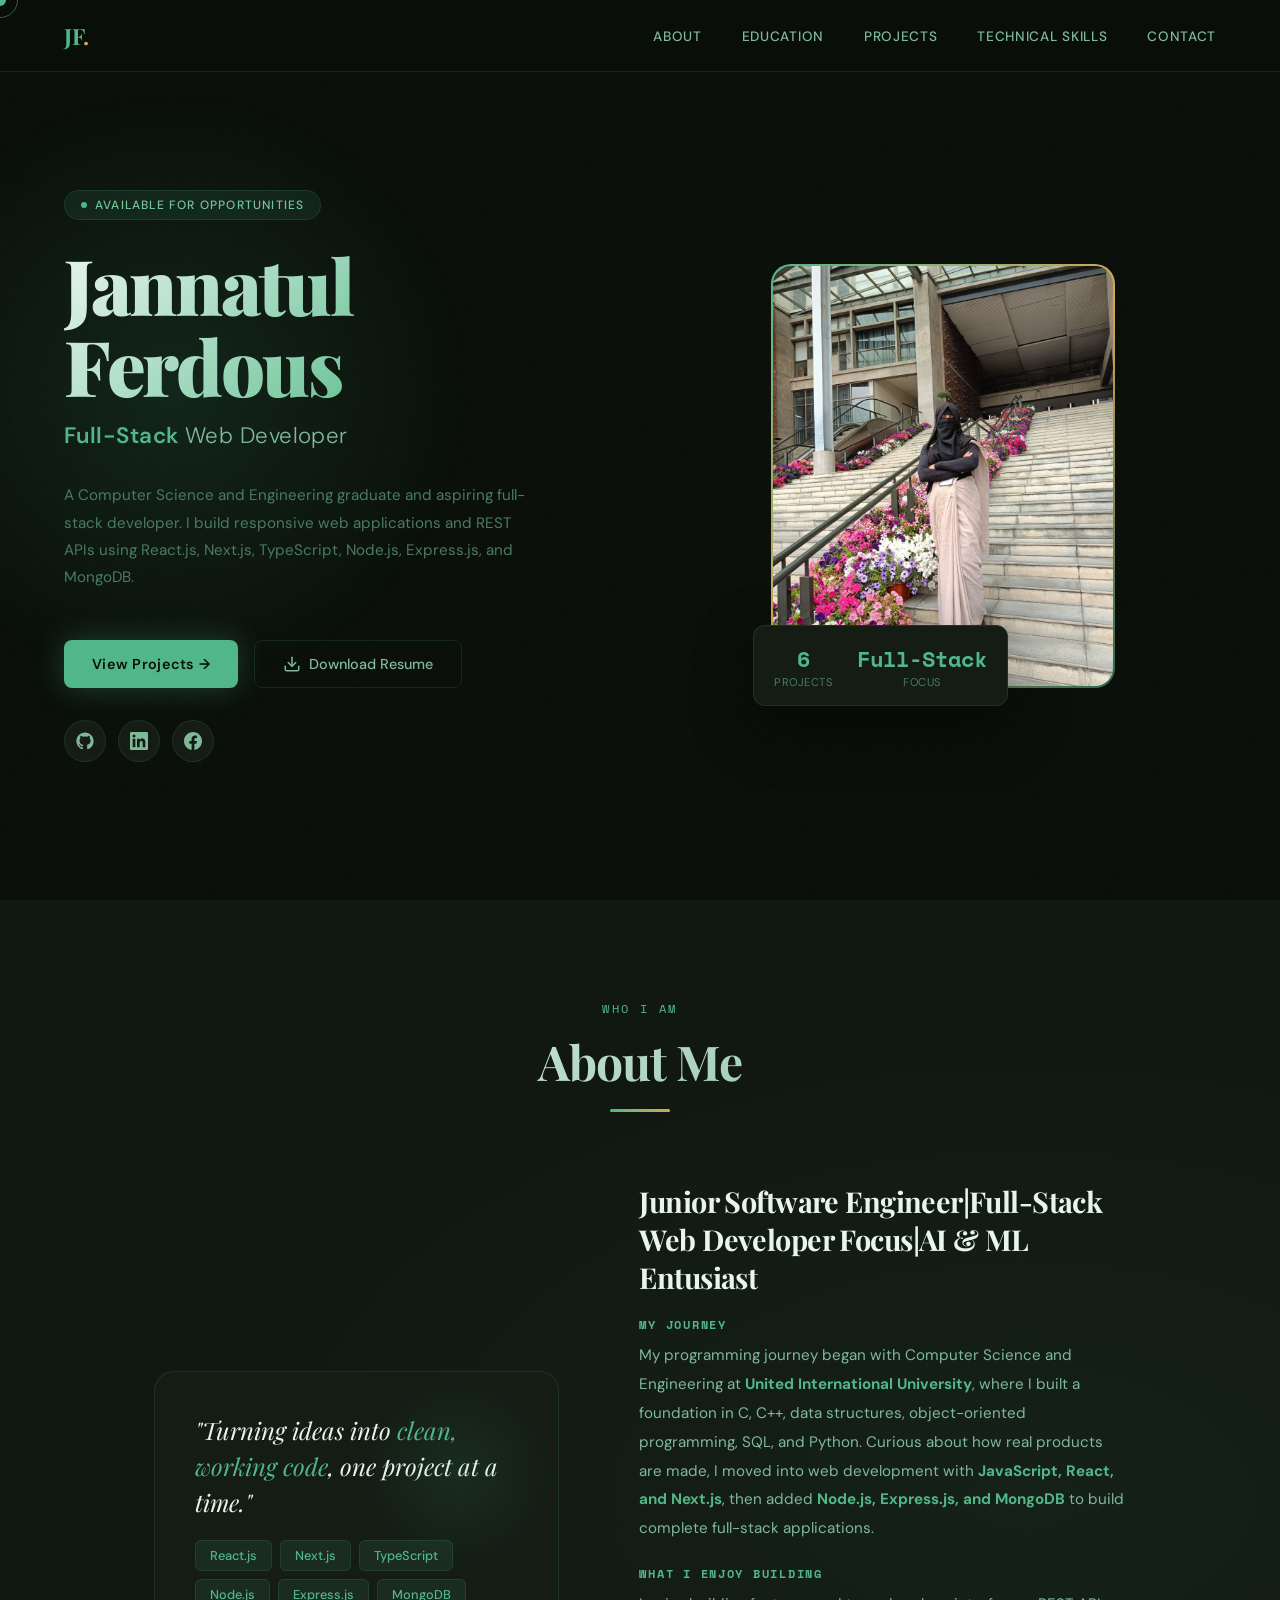
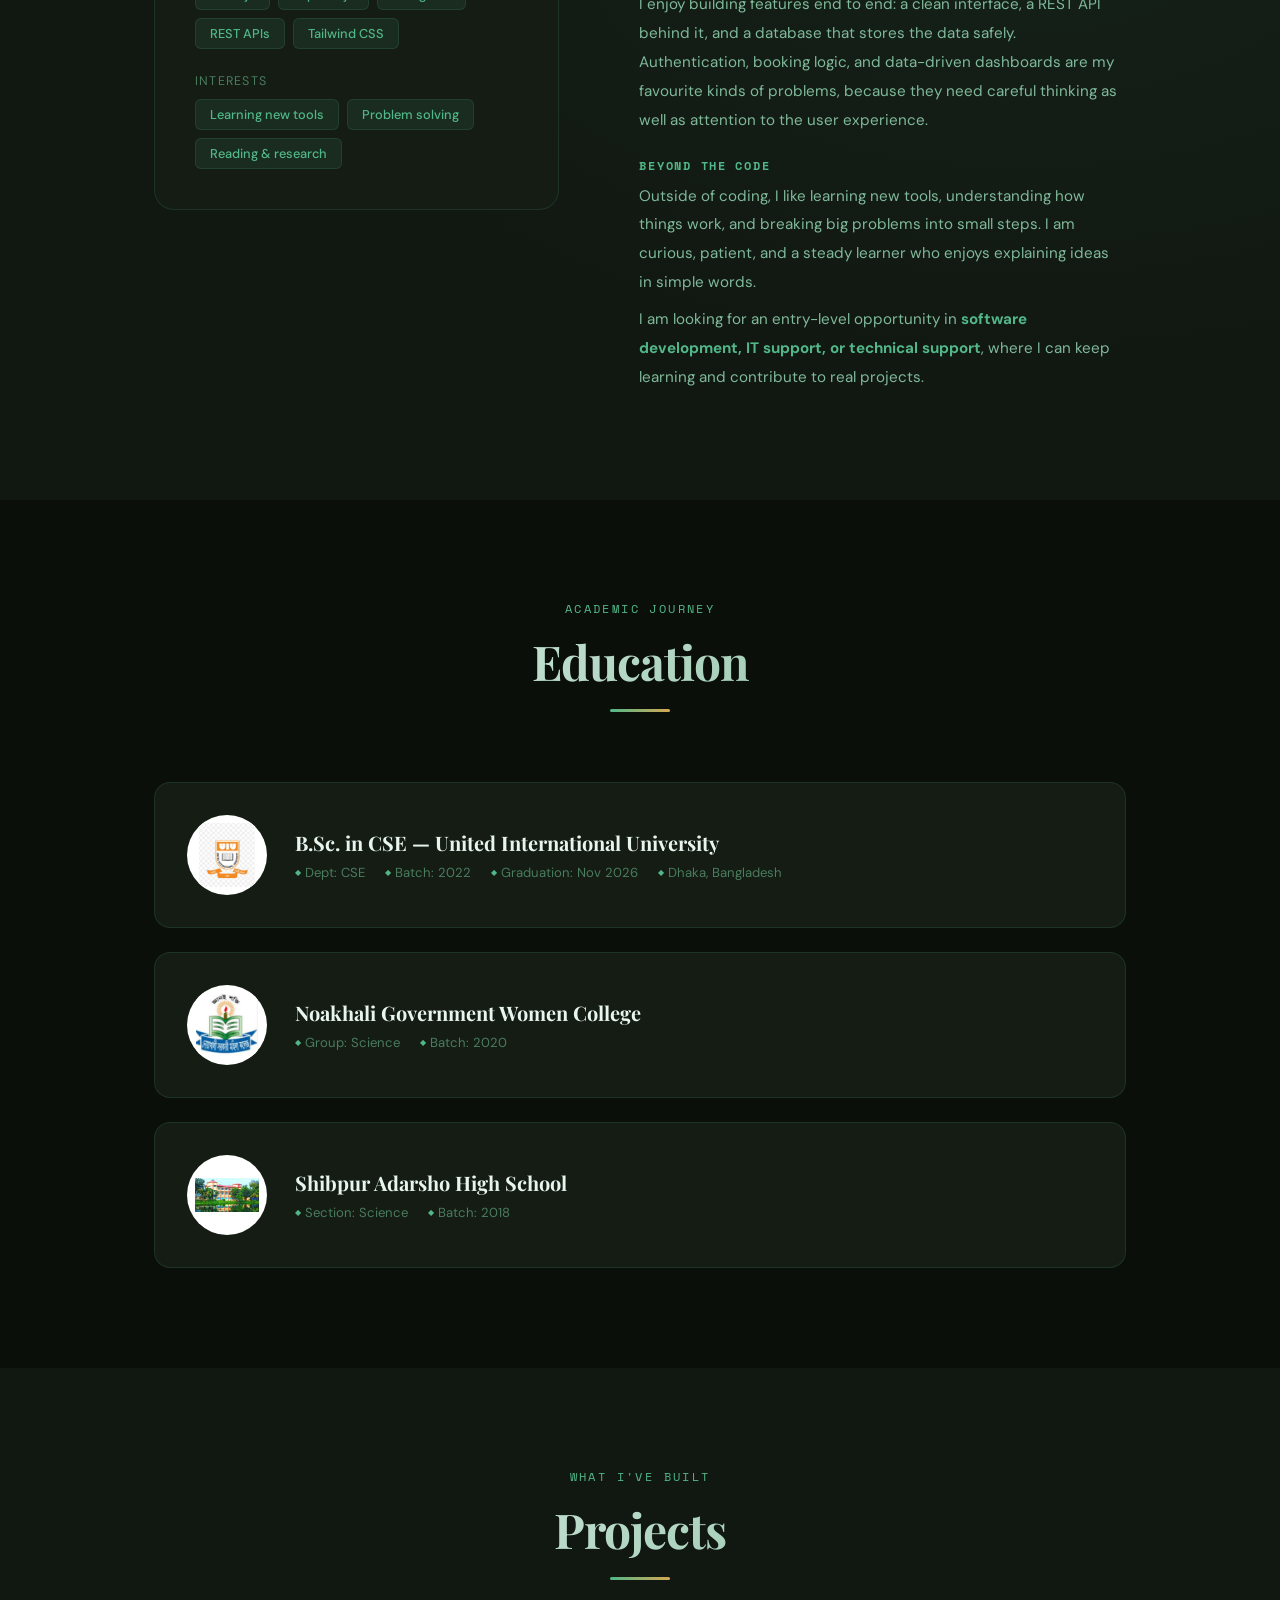
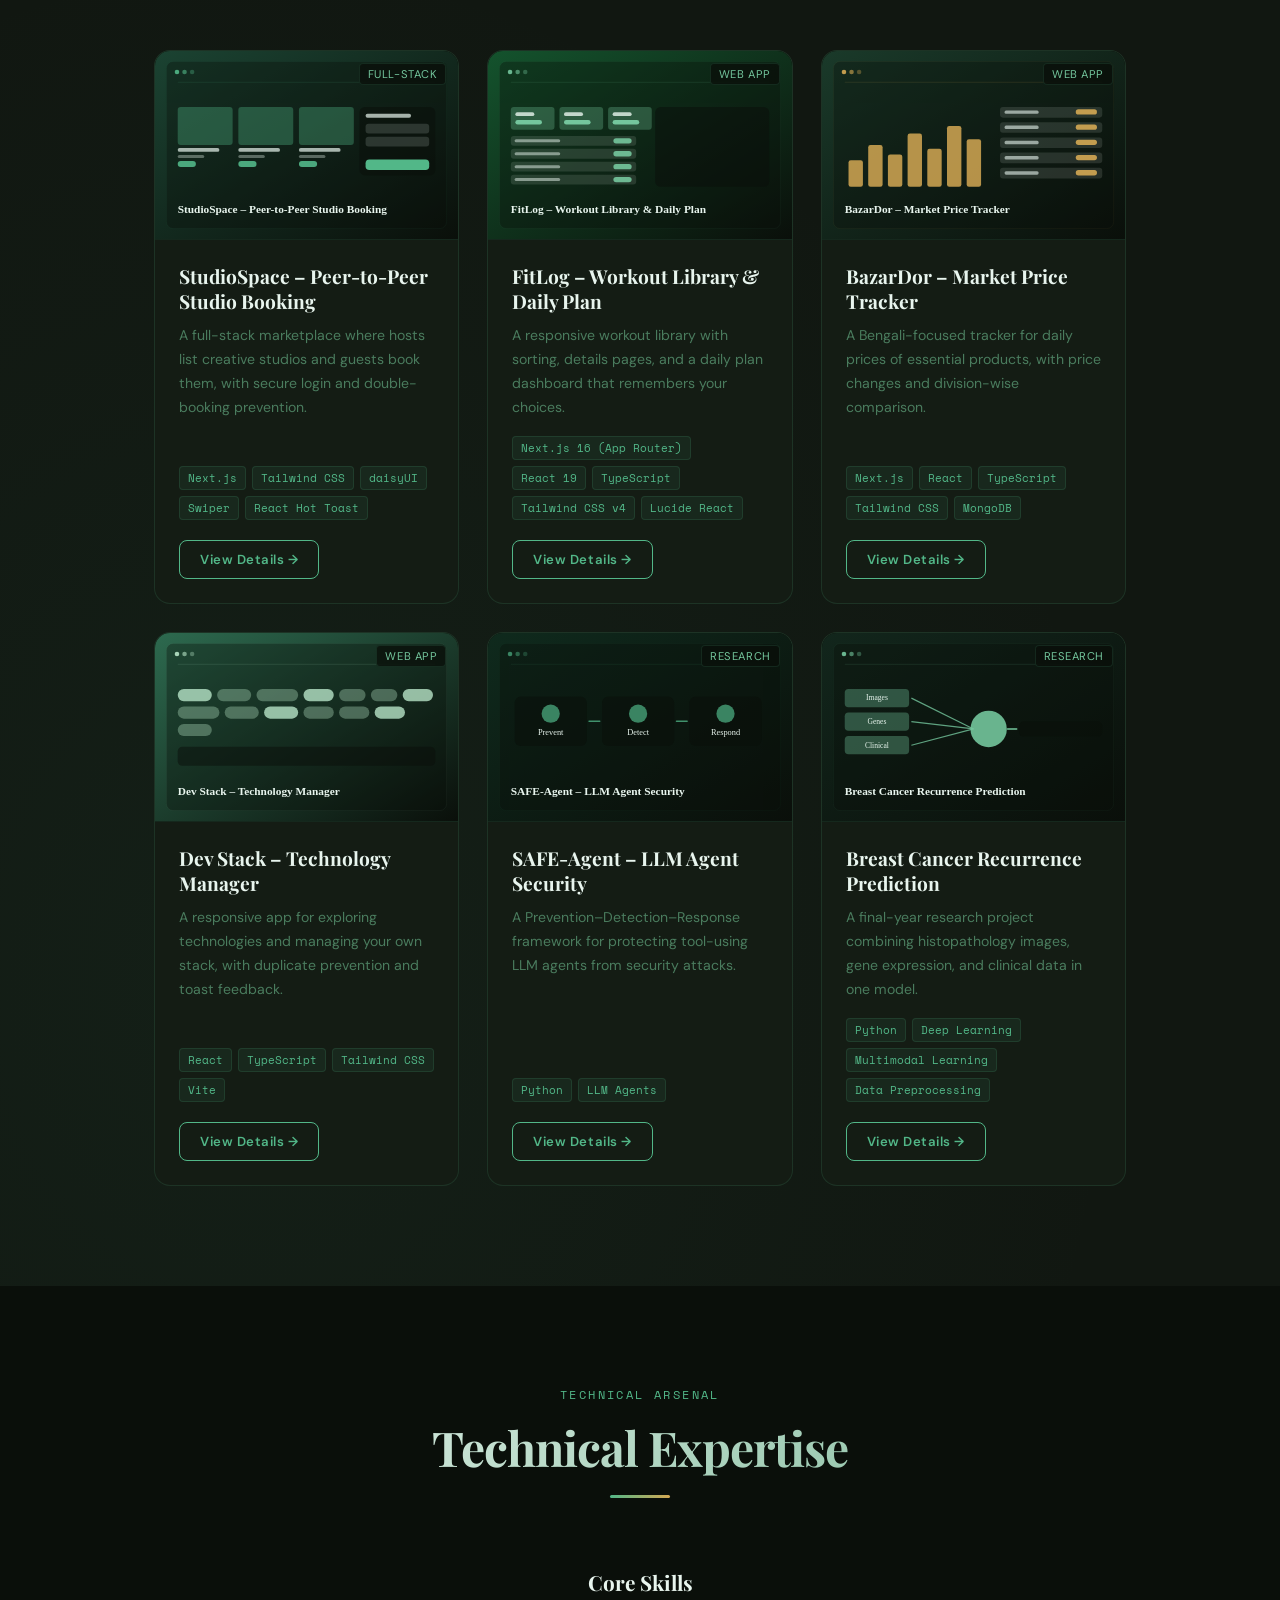
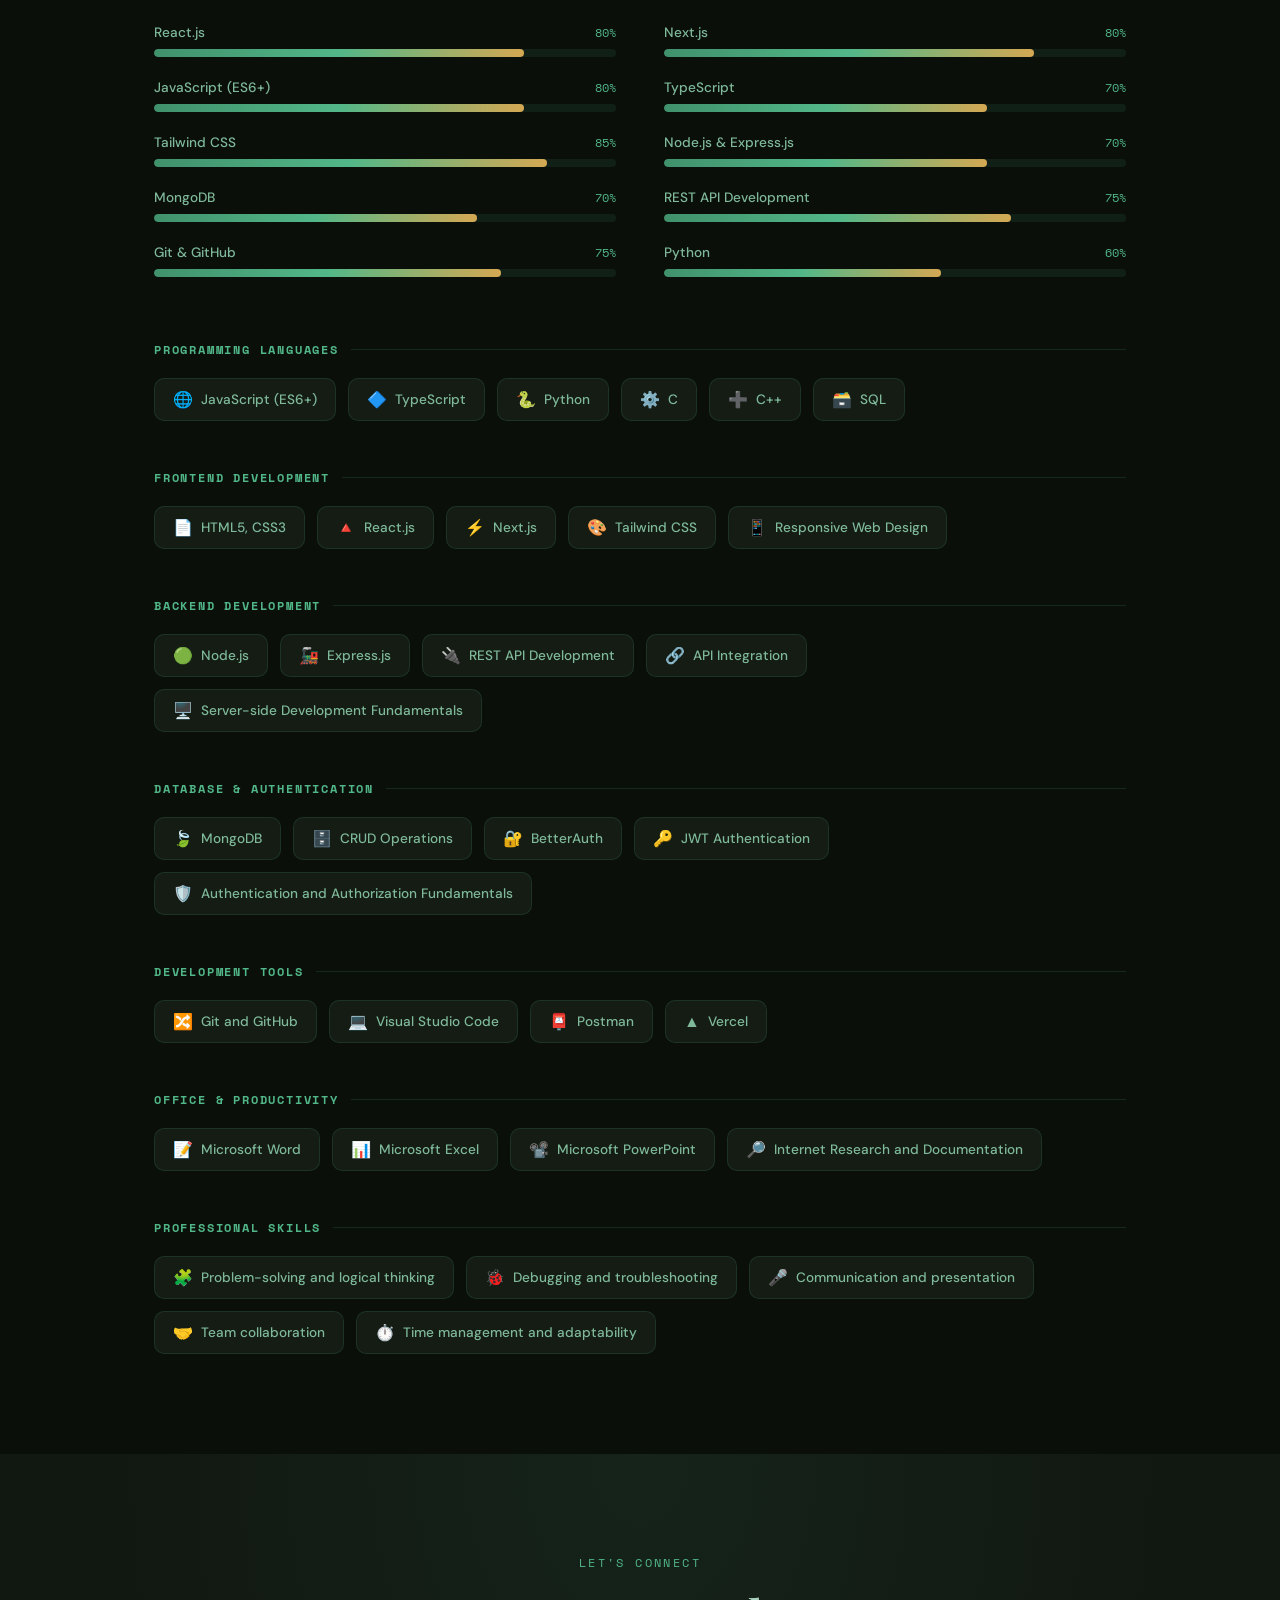
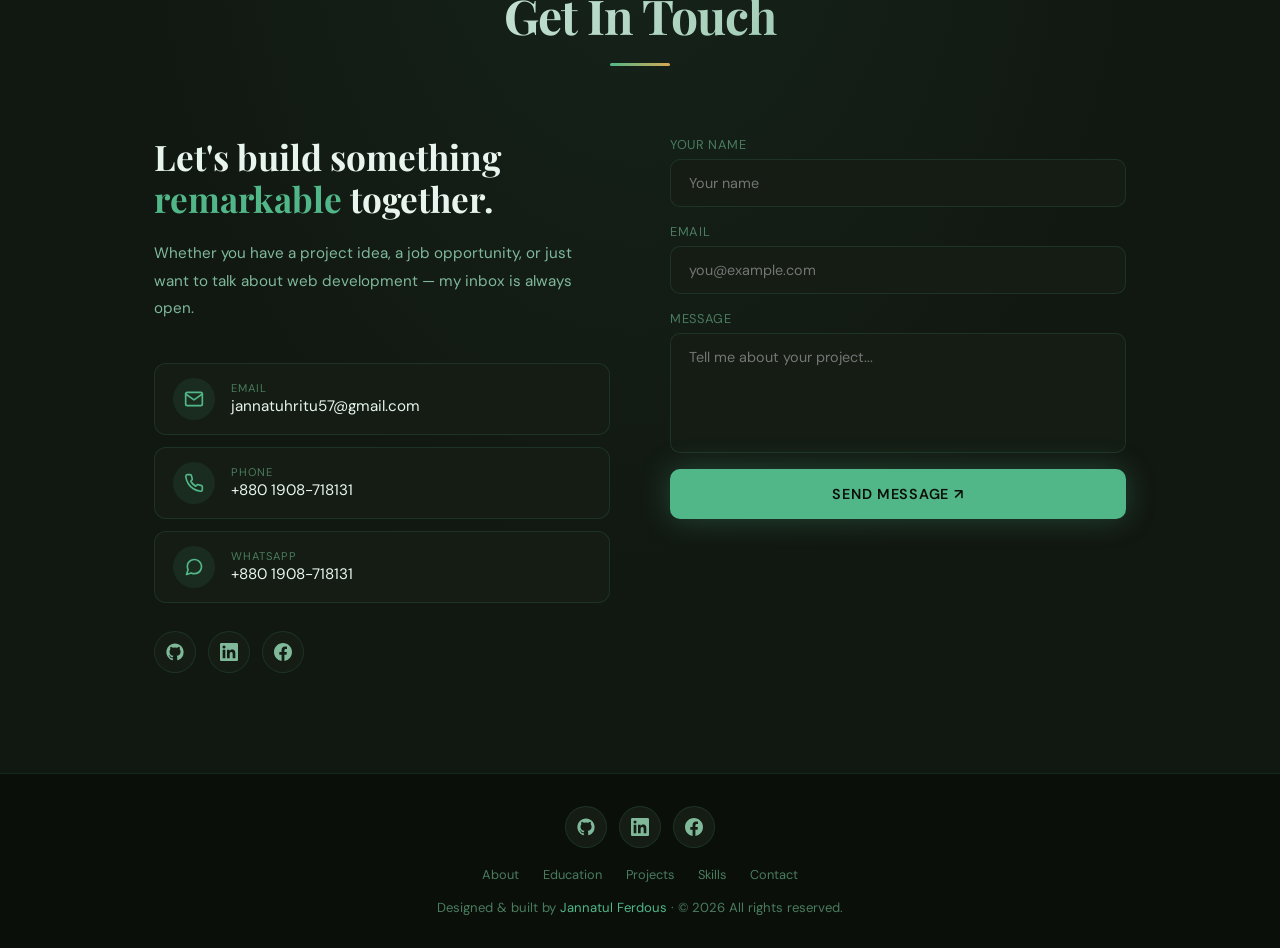
<file: index.html>
<!DOCTYPE html>
<html lang="en">
<head>
<meta charset="UTF-8">
<meta name="viewport" content="width=device-width, initial-scale=1.0">
<title>Jannatul Ferdous — Full-Stack Developer Portfolio</title>
<meta name="description" content="Portfolio of Jannatul Ferdous Hritu, a CSE graduate and full-stack developer working with React, Next.js, Node.js, Express.js and MongoDB.">
<link href="https://fonts.googleapis.com/css2?family=Playfair+Display:wght@700;900&family=DM+Sans:wght@300;400;500;600&family=Space+Mono:wght@400;700&display=swap" rel="stylesheet">
<style>
  :root {
    --bg: #0a0f0a;
    --surface: #111711;
    --card: #141c14;
    --green: #2d6a4f;
    --green-light: #40916c;
    --green-bright: #52b788;
    --green-glow: #74c69d;
    --accent: #b7e4c7;
    --gold: #d4a853;
    --text: #e8f5ee;
    --muted: #7fb99a;
    --dim: #4a7c5e;
    --border: rgba(82,183,136,0.15);
    --nav-h: 72px;
  }

  *, *::before, *::after { margin: 0; padding: 0; box-sizing: border-box; }

  html { scroll-behavior: smooth; }

  body {
    background: var(--bg);
    color: var(--text);
    font-family: 'DM Sans', sans-serif;
    overflow-x: hidden;
    cursor: none;
  }

  /* Custom cursor */
  .cursor {
    position: fixed; width: 12px; height: 12px;
    background: var(--green-bright); border-radius: 50%;
    pointer-events: none; z-index: 9999;
    transform: translate(-50%,-50%);
    transition: transform 0.1s, width 0.3s, height 0.3s, opacity 0.3s;
  }
  .cursor-ring {
    position: fixed; width: 36px; height: 36px;
    border: 1.5px solid var(--green-bright); border-radius: 50%;
    pointer-events: none; z-index: 9998;
    transform: translate(-50%,-50%);
    transition: transform 0.15s ease, width 0.3s, height 0.3s, opacity 0.3s;
    opacity: 0.5;
  }

  /* Noise overlay */
  body::before {
    content: '';
    position: fixed; inset: 0;
    background-image: url("data:image/svg+xml,%3Csvg viewBox='0 0 200 200' xmlns='http://www.w3.org/2000/svg'%3E%3Cfilter id='n'%3E%3CfeTurbulence type='fractalNoise' baseFrequency='0.9' numOctaves='4' stitchTiles='stitch'/%3E%3C/filter%3E%3Crect width='100%25' height='100%25' filter='url(%23n)' opacity='0.04'/%3E%3C/svg%3E");
    pointer-events: none; z-index: 0; opacity: 0.4;
  }

  /* NAV */
  nav {
    position: fixed; top: 0; left: 0; right: 0;
    height: var(--nav-h);
    display: flex; align-items: center; justify-content: space-between;
    padding: 0 5%;
    z-index: 100;
    backdrop-filter: blur(20px);
    background: rgba(10,15,10,0.85);
    border-bottom: 1px solid var(--border);
    transition: all 0.3s;
  }
  nav.scrolled {
    background: rgba(10,15,10,0.97);
    box-shadow: 0 4px 40px rgba(0,0,0,0.5);
  }
  .nav-logo {
    font-family: 'Playfair Display', serif;
    font-size: 1.4rem; font-weight: 700;
    color: var(--green-bright);
    letter-spacing: -0.02em;
  }
  .nav-logo span { color: var(--gold); }
  .nav-links { display: flex; gap: 2.5rem; list-style: none; }
  .nav-links a {
    color: var(--muted); text-decoration: none;
    font-size: 0.85rem; font-weight: 500; letter-spacing: 0.05em;
    text-transform: uppercase;
    position: relative; padding-bottom: 2px;
    transition: color 0.3s;
  }
  .nav-links a::after {
    content: ''; position: absolute; bottom: 0; left: 0;
    width: 0; height: 1px; background: var(--green-bright);
    transition: width 0.3s;
  }
  .nav-links a:hover { color: var(--green-bright); }
  .nav-links a:hover::after { width: 100%; }

  .hamburger { display: none; flex-direction: column; gap: 5px; cursor: pointer; }
  .hamburger span { display: block; width: 24px; height: 2px; background: var(--green-bright); transition: all 0.3s; }

  /* HERO */
  #hero {
    min-height: 100vh;
    display: grid; grid-template-columns: 1fr 1fr;
    align-items: center;
    padding: calc(var(--nav-h) + 60px) 5% 80px;
    position: relative; overflow: hidden; gap: 60px;
  }

  /* Radial glow background */
  #hero::after {
    content: ''; position: absolute;
    width: 600px; height: 600px;
    background: radial-gradient(circle, rgba(45,106,79,0.25) 0%, transparent 70%);
    top: 10%; left: -10%; pointer-events: none;
  }

  .hero-text { position: relative; z-index: 1; }
  .hero-tag {
    display: inline-flex; align-items: center; gap: 8px;
    background: rgba(82,183,136,0.1); border: 1px solid var(--border);
    border-radius: 100px; padding: 6px 16px;
    font-size: 0.75rem; font-weight: 500; color: var(--green-glow);
    letter-spacing: 0.1em; text-transform: uppercase;
    margin-bottom: 24px;
  }
  .hero-tag::before {
    content: ''; width: 6px; height: 6px;
    background: var(--green-bright); border-radius: 50%;
    animation: pulse 2s infinite;
  }
  @keyframes pulse {
    0%,100% { opacity: 1; transform: scale(1); }
    50% { opacity: 0.5; transform: scale(1.5); }
  }

  .hero-name {
    font-family: 'Playfair Display', serif;
    font-size: clamp(3rem, 6vw, 5.5rem);
    font-weight: 900; line-height: 1.05;
    letter-spacing: -0.03em;
    background: linear-gradient(135deg, var(--text) 0%, var(--green-glow) 60%, var(--gold) 100%);
    -webkit-background-clip: text; -webkit-text-fill-color: transparent;
    background-clip: text;
    margin-bottom: 16px;
  }

  .hero-tagline {
    font-size: clamp(1.1rem, 2vw, 1.4rem);
    color: var(--muted); font-weight: 300;
    letter-spacing: 0.02em; margin-bottom: 32px;
  }
  .hero-tagline strong { color: var(--green-bright); font-weight: 600; }

  .hero-desc {
    font-size: 0.95rem; line-height: 1.8; color: var(--dim);
    max-width: 480px; margin-bottom: 48px;
  }

  .hero-cta {
    display: flex; gap: 16px; flex-wrap: wrap;
  }
  .btn-primary {
    display: inline-flex; align-items: center; gap: 8px;
    background: var(--green-bright); color: var(--bg);
    padding: 14px 28px; border-radius: 8px;
    font-weight: 600; font-size: 0.9rem; text-decoration: none;
    transition: all 0.3s; letter-spacing: 0.02em;
    box-shadow: 0 0 30px rgba(82,183,136,0.3);
  }
  .btn-primary:hover {
    background: var(--green-glow);
    transform: translateY(-2px);
    box-shadow: 0 0 50px rgba(82,183,136,0.5);
  }
  .btn-outline {
    display: inline-flex; align-items: center; gap: 8px;
    border: 1px solid var(--border); color: var(--muted);
    padding: 14px 28px; border-radius: 8px;
    font-weight: 500; font-size: 0.9rem; text-decoration: none;
    transition: all 0.3s;
  }
  .btn-outline:hover { border-color: var(--green-bright); color: var(--green-bright); transform: translateY(-2px); }

  .hero-image {
    position: relative; z-index: 1;
    display: flex; justify-content: center; align-items: center;
  }
  .hero-img-wrap {
    position: relative; width: 340px; height: 420px;
  }
  .hero-img-wrap::before {
    content: ''; position: absolute;
    inset: -2px; border-radius: 20px;
    background: linear-gradient(135deg, var(--green-bright), var(--gold), var(--green));
    z-index: -1;
    animation: borderSpin 4s linear infinite;
  }
  @keyframes borderSpin {
    0%   { background: linear-gradient(0deg,   var(--green-bright), var(--gold), var(--green)); }
    25%  { background: linear-gradient(90deg,  var(--green-bright), var(--gold), var(--green)); }
    50%  { background: linear-gradient(180deg, var(--green-bright), var(--gold), var(--green)); }
    75%  { background: linear-gradient(270deg, var(--green-bright), var(--gold), var(--green)); }
    100% { background: linear-gradient(360deg, var(--green-bright), var(--gold), var(--green)); }
  }
  .hero-img-wrap img {
    width: 100%; height: 100%; object-fit: cover; border-radius: 18px;
    display: block;
  }
  .hero-img-placeholder {
    width: 100%; height: 100%; border-radius: 18px;
    background: linear-gradient(135deg, var(--green) 0%, #1a3a2a 100%);
    display: flex; flex-direction: column; align-items: center; justify-content: center;
    gap: 12px;
  }
  .hero-img-placeholder svg { width: 80px; height: 80px; opacity: 0.4; }
  .hero-img-placeholder p { color: var(--dim); font-size: 0.85rem; }

  .hero-stats {
    position: absolute; bottom: -20px; left: -20px;
    background: var(--card); border: 1px solid var(--border);
    border-radius: 12px; padding: 16px 20px;
    backdrop-filter: blur(10px);
    display: flex; gap: 24px;
    box-shadow: 0 20px 60px rgba(0,0,0,0.4);
  }
  .stat { text-align: center; }
  .stat-num { font-family: 'Space Mono', monospace; font-size: 1.4rem; color: var(--green-bright); font-weight: 700; }
  .stat-label { font-size: 0.7rem; color: var(--dim); text-transform: uppercase; letter-spacing: 0.05em; }

  /* SECTION COMMON */
  section { position: relative; }
  .section-inner { max-width: 1100px; margin: 0 auto; padding: 100px 5%; }
  .section-header { text-align: center; margin-bottom: 70px; }
  .section-eyebrow {
    font-family: 'Space Mono', monospace;
    font-size: 0.75rem; color: var(--green-bright);
    letter-spacing: 0.2em; text-transform: uppercase;
    margin-bottom: 12px;
  }
  .section-title {
    font-family: 'Playfair Display', serif;
    font-size: clamp(2rem, 4vw, 3rem); font-weight: 700;
    letter-spacing: -0.02em;
    background: linear-gradient(135deg, var(--text), var(--muted));
    -webkit-background-clip: text; -webkit-text-fill-color: transparent; background-clip: text;
  }

  /* Divider line */
  .section-line {
    width: 60px; height: 3px; margin: 16px auto 0;
    background: linear-gradient(90deg, var(--green-bright), var(--gold));
    border-radius: 2px;
  }

  /* ABOUT */
  #about { background: var(--surface); }
  #about::before {
    content: ''; position: absolute; inset: 0;
    background: radial-gradient(ellipse at 80% 50%, rgba(45,106,79,0.12) 0%, transparent 60%);
    pointer-events: none;
  }
  .about-grid { display: grid; grid-template-columns: 1fr 1.2fr; gap: 80px; align-items: center; }
  .about-visual {
    position: relative;
  }
  .about-card {
    background: var(--card); border: 1px solid var(--border);
    border-radius: 20px; padding: 40px;
    position: relative; overflow: hidden;
  }
  .about-card::before {
    content: ''; position: absolute; top: 0; right: 0;
    width: 200px; height: 200px;
    background: radial-gradient(circle, rgba(82,183,136,0.1), transparent 70%);
  }
  .about-quote {
    font-family: 'Playfair Display', serif;
    font-size: 1.5rem; line-height: 1.5;
    color: var(--text); margin-bottom: 20px;
    font-style: italic;
  }
  .about-quote span { color: var(--green-bright); }
  .about-tags { display: flex; flex-wrap: wrap; gap: 8px; }
  .tag {
    background: rgba(82,183,136,0.1); border: 1px solid var(--border);
    border-radius: 6px; padding: 6px 14px;
    font-size: 0.8rem; color: var(--green-bright); font-weight: 500;
    transition: all 0.3s;
  }
  .tag:hover { background: rgba(82,183,136,0.2); border-color: var(--green-bright); }
  .about-text h3 {
    font-family: 'Playfair Display', serif;
    font-size: 1.8rem; font-weight: 700;
    color: var(--text); margin-bottom: 20px;
    letter-spacing: -0.02em;
  }
  .about-text p {
    font-size: 0.95rem; line-height: 1.9; color: var(--muted);
    margin-bottom: 16px;
  }
  .about-text p strong { color: var(--green-bright); }

  /* EDUCATION */
  #education { background: var(--bg); }
  .edu-grid { display: grid; gap: 24px; }
  .edu-card {
    display: grid; grid-template-columns: auto 1fr auto;
    align-items: center; gap: 28px;
    background: var(--card); border: 1px solid var(--border);
    border-radius: 16px; padding: 32px;
    position: relative; overflow: hidden;
    transition: all 0.4s;
  }
  .edu-card::before {
    content: ''; position: absolute; left: 0; top: 0; bottom: 0;
    width: 3px;
    background: linear-gradient(180deg, var(--green-bright), var(--gold));
    opacity: 0; transition: opacity 0.3s;
  }
  .edu-card:hover { border-color: var(--green-bright); transform: translateX(4px); }
  .edu-card:hover::before { opacity: 1; }
 .edu-icon {
    width: 80px;
    height: 80px;
    border-radius: 50%;
    background: white;
    padding: 8px;
    overflow: hidden;
}

.edu-icon img {
    width: 100%;
    height: 100%;
    object-fit: contain;
}
  .edu-info h3 {
    font-family: 'Playfair Display', serif;
    font-size: 1.25rem; font-weight: 700; color: var(--text);
    margin-bottom: 8px;
  }
  .edu-meta { display: flex; gap: 20px; flex-wrap: wrap; }
  .edu-meta span {
    font-size: 0.82rem; color: var(--dim);
    display: flex; align-items: center; gap: 4px;
  }
  .edu-meta span::before { content: '◆'; font-size: 0.5rem; color: var(--green-bright); }
  .edu-badge {
    background: rgba(82,183,136,0.1); border: 1px solid var(--border);
    border-radius: 8px; padding: 8px 16px; text-align: center;
    flex-shrink: 0;
  }
  .edu-badge .gpa { font-family: 'Space Mono', monospace; font-size: 1.1rem; color: var(--green-bright); font-weight: 700; }
  .edu-badge .gpa-label { font-size: 0.7rem; color: var(--dim); text-transform: uppercase; }

  /* PROJECTS */
  #projects { background: var(--surface); }
  #projects::before {
    content: ''; position: absolute; inset: 0;
    background: radial-gradient(ellipse at 20% 80%, rgba(45,106,79,0.1) 0%, transparent 60%);
    pointer-events: none;
  }
  .projects-grid { display: grid; grid-template-columns: repeat(auto-fit, minmax(300px, 1fr)); gap: 28px; }
  .project-card {
    background: var(--card); border: 1px solid var(--border);
    border-radius: 16px; overflow: hidden;
    position: relative; transition: all 0.4s;
    display: flex; flex-direction: column;
  }
  .project-card:hover { border-color: var(--green-bright); transform: translateY(-6px); box-shadow: 0 20px 60px rgba(0,0,0,0.4); }
  .project-thumb { aspect-ratio: 16 / 10; overflow: hidden; position: relative; border-bottom: 1px solid var(--border); background: var(--bg); }
  .project-thumb img { width: 100%; height: 100%; object-fit: cover; display: block; transition: transform 0.5s; }
  .project-card:hover .project-thumb img { transform: scale(1.05); }
  .project-type {
    position: absolute; top: 12px; right: 12px;
    font-size: 0.7rem; color: var(--green-glow);
    background: rgba(10,15,10,0.75); border: 1px solid var(--border);
    border-radius: 4px; padding: 3px 8px; backdrop-filter: blur(6px);
    text-transform: uppercase; letter-spacing: 0.05em;
  }
  .project-body { padding: 24px; display: flex; flex-direction: column; flex: 1; }
  .project-card h3 {
    font-family: 'Playfair Display', serif;
    font-size: 1.2rem; font-weight: 700; color: var(--text);
    margin-bottom: 10px; line-height: 1.3;
  }
  .project-card p { font-size: 0.88rem; color: var(--dim); line-height: 1.7; flex: 1; margin-bottom: 16px; }
  .tech-tags { display: flex; flex-wrap: wrap; gap: 6px; margin-bottom: 20px; }
  .tech-tags span {
    font-family: 'Space Mono', monospace; font-size: 0.68rem;
    color: var(--green-bright); background: rgba(82,183,136,0.08);
    border: 1px solid var(--border); border-radius: 4px; padding: 3px 8px;
  }
  .btn-details {
    align-self: flex-start;
    display: inline-flex; align-items: center; gap: 8px;
    background: transparent; color: var(--green-bright);
    border: 1px solid var(--green-bright); border-radius: 8px;
    padding: 10px 20px; font-size: 0.82rem; font-weight: 600;
    text-decoration: none; letter-spacing: 0.04em; transition: all 0.3s;
  }
  .btn-details:hover { background: var(--green-bright); color: var(--bg); gap: 12px; }

  /* SKILLS */
  #skills { background: var(--bg); }
  .skills-wrap { display: grid; gap: 48px; }
  .skill-category h3 {
    font-family: 'Space Mono', monospace;
    font-size: 0.75rem; color: var(--green-bright);
    letter-spacing: 0.15em; text-transform: uppercase;
    margin-bottom: 20px;
    display: flex; align-items: center; gap: 12px;
  }
  .skill-category h3::after {
    content: ''; flex: 1; height: 1px;
    background: var(--border);
  }
  .skills-row { display: flex; flex-wrap: wrap; gap: 12px; }
  .skill-pill {
    display: flex; align-items: center; gap: 8px;
    background: var(--card); border: 1px solid var(--border);
    border-radius: 10px; padding: 10px 18px;
    font-size: 0.85rem; color: var(--muted); font-weight: 500;
    transition: all 0.3s; cursor: default;
  }
  .skill-pill:hover { border-color: var(--green-bright); color: var(--green-bright); transform: translateY(-2px); }
  .skill-pill .skill-icon { font-size: 1rem; }

  /* CONTACT */
  #contact { background: var(--surface); }
  #contact::before {
    content: ''; position: absolute; inset: 0;
    background: radial-gradient(ellipse at 50% 0%, rgba(45,106,79,0.15), transparent 60%);
    pointer-events: none;
  }
  .contact-grid { display: grid; grid-template-columns: 1fr 1fr; gap: 60px; align-items: start; }
  .contact-info h3 {
    font-family: 'Playfair Display', serif;
    font-size: 2.2rem; font-weight: 700;
    line-height: 1.2; color: var(--text); margin-bottom: 20px;
  }
  .contact-info p { font-size: 0.95rem; color: var(--muted); line-height: 1.8; margin-bottom: 40px; }
  .social-links { display: flex; flex-direction: column; gap: 12px; }
  .social-link {
    display: flex; align-items: center; gap: 14px;
    background: var(--card); border: 1px solid var(--border);
    border-radius: 12px; padding: 16px 20px;
    text-decoration: none; color: var(--muted);
    transition: all 0.3s; font-size: 0.9rem; font-weight: 500;
  }
  .social-link:hover { border-color: var(--green-bright); color: var(--green-bright); transform: translateX(4px); }
  .social-link .icon { font-size: 1.1rem; width: 20px; text-align: center; }

  /* FORM */
  .contact-form { display: flex; flex-direction: column; gap: 16px; }
  .form-group { display: flex; flex-direction: column; gap: 6px; }
  .form-group label { font-size: 0.8rem; color: var(--dim); letter-spacing: 0.05em; text-transform: uppercase; }
  .form-group input, .form-group textarea {
    background: var(--card); border: 1px solid var(--border);
    border-radius: 10px; padding: 14px 18px;
    color: var(--text); font-family: 'DM Sans', sans-serif;
    font-size: 0.9rem; outline: none; resize: none;
    transition: border-color 0.3s;
  }
  .form-group input:focus, .form-group textarea:focus { border-color: var(--green-bright); }
  .form-group textarea { min-height: 120px; }
  .form-submit {
    background: var(--green-bright); color: var(--bg);
    border: none; border-radius: 10px; padding: 16px;
    font-family: 'DM Sans', sans-serif; font-size: 0.9rem;
    font-weight: 600; cursor: pointer; letter-spacing: 0.05em;
    text-transform: uppercase; transition: all 0.3s;
    box-shadow: 0 0 30px rgba(82,183,136,0.3);
  }
  .form-submit:hover { background: var(--green-glow); transform: translateY(-2px); box-shadow: 0 0 50px rgba(82,183,136,0.5); }

  /* FOOTER */
  footer {
    background: var(--bg); border-top: 1px solid var(--border);
    padding: 32px 5%; text-align: center;
    font-size: 0.82rem; color: var(--dim);
  }
  footer span { color: var(--green-bright); }


  /* HERO EXTRAS */
  .hero-tagline strong { color: var(--green-bright); }
  .btn-outline svg { width: 18px; height: 18px; }
  .hero-social, .footer-social { display: flex; gap: 12px; margin-top: 32px; }
  .social-icon {
    width: 42px; height: 42px; border-radius: 50%;
    border: 1px solid var(--border); color: var(--muted);
    display: inline-flex; align-items: center; justify-content: center;
    transition: all 0.3s; text-decoration: none; background: var(--card);
  }
  .social-icon svg { width: 18px; height: 18px; }
  .social-icon:hover { color: var(--green-bright); border-color: var(--green-bright); transform: translateY(-3px); }
  .footer-social { justify-content: center; margin: 0 0 18px; }

  /* ABOUT EXTRAS */
  .about-text h4 {
    font-family: 'Space Mono', monospace; font-size: 0.72rem;
    color: var(--green-bright); letter-spacing: 0.15em; text-transform: uppercase;
    margin: 22px 0 8px;
  }
  .about-text h4:first-of-type { margin-top: 0; }
  .about-text p { margin-bottom: 8px; }
  .about-interests { margin-top: 24px; }
  .about-interests p { font-size: 0.78rem; color: var(--dim); text-transform: uppercase; letter-spacing: 0.1em; margin-bottom: 10px; }

  /* SKILL BARS */
  .skill-bars { display: grid; grid-template-columns: repeat(2, 1fr); gap: 22px 48px; margin-bottom: 64px; }
  .bar-row .bar-top { display: flex; justify-content: space-between; font-size: 0.85rem; color: var(--muted); font-weight: 500; margin-bottom: 8px; }
  .bar-row .bar-top span:last-child { font-family: 'Space Mono', monospace; font-size: 0.75rem; color: var(--green-bright); }
  .bar-track { height: 8px; border-radius: 100px; background: rgba(82,183,136,0.1); overflow: hidden; }
  .bar-fill {
    height: 100%; width: 0; border-radius: 100px;
    background: linear-gradient(90deg, var(--green-light), var(--green-bright), var(--gold));
    transition: width 1.3s cubic-bezier(0.16,1,0.3,1);
  }
  .visible .bar-fill { width: var(--w); }
  .skills-sub { font-family: 'Playfair Display', serif; font-size: 1.3rem; color: var(--text); margin-bottom: 28px; text-align: center; }

  /* CONTACT EXTRAS */
  .contact-cards { display: grid; gap: 12px; margin-bottom: 28px; }
  .contact-card {
    display: flex; align-items: center; gap: 16px;
    background: var(--card); border: 1px solid var(--border);
    border-radius: 12px; padding: 14px 18px; text-decoration: none; color: var(--text);
    transition: all 0.3s;
  }
  .contact-card:hover { border-color: var(--green-bright); transform: translateX(4px); }
  .contact-card .ci {
    width: 42px; height: 42px; border-radius: 50%; flex-shrink: 0;
    background: rgba(82,183,136,0.1); color: var(--green-bright);
    display: flex; align-items: center; justify-content: center;
  }
  .contact-card .ci svg { width: 20px; height: 20px; }
  .contact-card small { display: block; font-size: 0.7rem; color: var(--dim); text-transform: uppercase; letter-spacing: 0.08em; }
  .contact-card span { font-size: 0.95rem; word-break: break-all; }
  .contact-info .hero-social { margin-top: 0; }
  .footer-links { display: flex; justify-content: center; flex-wrap: wrap; gap: 8px 24px; margin-bottom: 16px; }
  .footer-links a { color: var(--dim); text-decoration: none; font-size: 0.8rem; transition: color 0.3s; }
  .footer-links a:hover { color: var(--green-bright); }

  /* Touch devices: no custom cursor */
  @media (hover: none), (pointer: coarse) {
    body { cursor: auto; }
    .cursor, .cursor-ring { display: none; }
  }
  /* Tablet */
  @media (max-width: 900px) {
    #hero { grid-template-columns: 1fr; padding-top: calc(var(--nav-h) + 40px); gap: 48px; }
    .hero-image { order: -1; }
    .hero-desc { max-width: 100%; }
    .about-grid, .contact-grid { grid-template-columns: 1fr; gap: 40px; }
    .skill-bars { grid-template-columns: 1fr; }
  }
  /* Small phones */
  @media (max-width: 480px) {
    .section-inner { padding: 70px 5%; }
    .section-header { margin-bottom: 44px; }
    .hero-img-wrap { width: 230px; height: 290px; }
    .hero-stats { padding: 12px 14px; gap: 14px; }
    .stat-num { font-size: 1.05rem; }
    .btn-primary, .btn-outline { padding: 12px 20px; }
    .edu-card { padding: 20px; gap: 16px; }
    .edu-icon { width: 56px; height: 56px; }
    .contact-info h3 { font-size: 1.7rem; }
    .about-card { padding: 28px; }
    .about-quote { font-size: 1.25rem; }
    .project-body { padding: 20px; }
  }

  /* SCROLL REVEAL */
  .reveal { opacity: 0; transform: translateY(30px); transition: all 0.7s cubic-bezier(0.16,1,0.3,1); }
  .reveal.visible { opacity: 1; transform: translateY(0); }

  /* MOBILE */
  @media (max-width: 768px) {
    .hamburger { display: flex; }
    .nav-links {
      position: fixed; top: var(--nav-h); left: 0; right: 0;
      background: rgba(10,15,10,0.98); flex-direction: column;
      padding: 24px; gap: 16px;
      transform: translateY(-120%); transition: transform 0.4s;
      border-bottom: 1px solid var(--border);
    }
    .nav-links.open { transform: translateY(0); }
    #hero { grid-template-columns: 1fr; padding-top: calc(var(--nav-h) + 40px); gap: 40px; }
    .hero-image { order: -1; }
    .hero-img-wrap { width: 260px; height: 320px; }
    .hero-stats { bottom: -10px; left: 0; right: 0; justify-content: center; }
    .about-grid { grid-template-columns: 1fr; gap: 40px; }
    .contact-grid { grid-template-columns: 1fr; }
    .edu-card { grid-template-columns: auto 1fr; }
    .edu-badge { display: none; }
    body { cursor: default; }
    .cursor, .cursor-ring { display: none; }
  }
</style>
</head>
<body>

<div class="cursor" id="cursor"></div>
<div class="cursor-ring" id="cursorRing"></div>

<!-- NAV -->
<nav id="navbar">
  <div class="nav-logo">JF<span>.</span></div>
  <ul class="nav-links" id="navLinks">
    <li><a href="#about">About</a></li>
    <li><a href="#education">Education</a></li>
    <li><a href="#projects">Projects</a></li>
    <li><a href="#skills">Technical Skills</a></li>
    <li><a href="#contact">Contact</a></li>
  </ul>
  <div class="hamburger" id="hamburger">
    <span></span><span></span><span></span>
  </div>
</nav>

<!-- HERO -->
<section id="hero">
  <div class="hero-text reveal">
    <div class="hero-tag">Available for opportunities</div>
    <h1 class="hero-name">Jannatul<br>Ferdous</h1>
    <p class="hero-tagline"><strong>Full-Stack</strong> Web Developer</p>
    <p class="hero-desc">
      A Computer Science and Engineering graduate and aspiring full-stack developer. I build responsive web applications and REST APIs using React.js, Next.js, TypeScript, Node.js, Express.js, and MongoDB.
    </p>
    <div class="hero-cta">
      <a href="#projects" class="btn-primary">View Projects →</a>
      <a href="resume/Jannatul-Ferdous-Hritu-CV.pdf" class="btn-outline" download="Jannatul-Ferdous-Hritu-CV.pdf" target="_blank" rel="noopener"><svg viewBox="0 0 24 24" fill="none" stroke="currentColor" stroke-width="2" stroke-linecap="round" stroke-linejoin="round" aria-hidden="true"><path d="M21 15v4a2 2 0 0 1-2 2H5a2 2 0 0 1-2-2v-4"/><polyline points="7 10 12 15 17 10"/><line x1="12" y1="15" x2="12" y2="3"/></svg> Download Resume</a>
    </div>
    <div class="hero-social">
      <a href="https://github.com/jferdous222318" target="_blank" rel="noopener noreferrer" class="social-icon" aria-label="GitHub" title="GitHub"><svg viewBox="0 0 24 24" fill="currentColor" aria-hidden="true"><path d="M12 .5C5.65.5.5 5.65.5 12c0 5.08 3.29 9.39 7.86 10.91.58.1.79-.25.79-.56v-2c-3.2.7-3.88-1.54-3.88-1.54-.52-1.33-1.28-1.69-1.28-1.69-1.05-.72.08-.7.08-.7 1.16.08 1.77 1.19 1.77 1.19 1.03 1.77 2.7 1.26 3.36.96.1-.75.4-1.26.73-1.55-2.55-.29-5.24-1.28-5.24-5.69 0-1.26.45-2.29 1.19-3.1-.12-.29-.52-1.46.11-3.05 0 0 .97-.31 3.18 1.18a11 11 0 0 1 5.79 0c2.2-1.49 3.17-1.18 3.17-1.18.63 1.59.23 2.76.11 3.05.74.81 1.19 1.84 1.19 3.1 0 4.42-2.7 5.4-5.27 5.68.41.36.78 1.06.78 2.14v3.17c0 .31.21.67.8.56A11.5 11.5 0 0 0 23.5 12C23.5 5.65 18.35.5 12 .5z"/></svg></a>
      <a href="https://linkedin.com/in/jannatul-ferdous-hrituritu-44748b44b" target="_blank" rel="noopener noreferrer" class="social-icon" aria-label="LinkedIn" title="LinkedIn"><svg viewBox="0 0 24 24" fill="currentColor" aria-hidden="true"><path d="M20.45 20.45h-3.56v-5.57c0-1.33-.03-3.04-1.85-3.04-1.86 0-2.14 1.45-2.14 2.94v5.67H9.35V9h3.41v1.56h.05c.48-.9 1.64-1.85 3.37-1.85 3.6 0 4.27 2.37 4.27 5.45v6.29zM5.34 7.43a2.06 2.06 0 1 1 0-4.12 2.06 2.06 0 0 1 0 4.12zM7.12 20.45H3.56V9h3.56v11.45zM22.22 0H1.77C.79 0 0 .77 0 1.73v20.54C0 23.23.79 24 1.77 24h20.45c.98 0 1.78-.77 1.78-1.73V1.73C24 .77 23.2 0 22.22 0z"/></svg></a>
      <a href="https://www.facebook.com/jannatul.ferdoushritu.9" target="_blank" rel="noopener noreferrer" class="social-icon" aria-label="Facebook" title="Facebook"><svg viewBox="0 0 24 24" fill="currentColor" aria-hidden="true"><path d="M24 12.07C24 5.4 18.63 0 12 0S0 5.4 0 12.07C0 18.1 4.39 23.1 10.13 24v-8.44H7.08v-3.49h3.05V9.41c0-3.02 1.79-4.69 4.53-4.69 1.31 0 2.69.24 2.69.24v2.97h-1.51c-1.49 0-1.96.93-1.96 1.88v2.26h3.33l-.53 3.49h-2.8V24C19.61 23.1 24 18.1 24 12.07z"/></svg></a>
    </div>
  </div>
  <div class="hero-image reveal" style="animation-delay:0.2s">
    <div class="hero-img-wrap">
      <img src="image/hritu.jpg" alt="Jannatul Ferdous">
      <div class="hero-stats">
        <div class="stat">
          <div class="stat-num">6</div>
          <div class="stat-label">Projects</div>
        </div>
        <div class="stat">
          <div class="stat-num">Full-Stack</div>
          <div class="stat-label">Focus</div>
        </div>
      </div>
    </div>
  </div>
</section>

<!-- ABOUT -->
<section id="about">
  <div class="section-inner">
    <div class="section-header reveal">
      <p class="section-eyebrow"> Who I Am</p>
      <h2 class="section-title">About Me</h2>
      <div class="section-line"></div>
    </div>
    <div class="about-grid">
      <div class="about-visual reveal">
        <div class="about-card">
          <p class="about-quote">"Turning ideas into <span>clean, working code</span>, one project at a time."</p>
          <div class="about-tags">
            <span class="tag">React.js</span>
            <span class="tag">Next.js</span>
            <span class="tag">TypeScript</span>
            <span class="tag">Node.js</span>
            <span class="tag">Express.js</span>
            <span class="tag">MongoDB</span>
            <span class="tag">REST APIs</span>
            <span class="tag">Tailwind CSS</span>
          </div>
          <!-- Edit these interests to match your real hobbies -->
          <div class="about-interests">
            <p>Interests</p>
            <div class="about-tags">
              <span class="tag">Learning new tools</span>
              <span class="tag">Problem solving</span>
              <span class="tag">Reading &amp; research</span>
            </div>
          </div>
        </div>
      </div>
      <div class="about-text reveal" style="animation-delay:0.15s">
        <h3>Junior Software Engineer|Full-Stack Web Developer Focus|AI & ML Entusiast</h3>
        <h4>My journey</h4>
        <p>My programming journey began with Computer Science and Engineering at <strong>United International University</strong>, where I built a foundation in C, C++, data structures, object-oriented programming, SQL, and Python. Curious about how real products are made, I moved into web development with <strong>JavaScript, React, and Next.js</strong>, then added <strong>Node.js, Express.js, and MongoDB</strong> to build complete full-stack applications.</p>
        <h4>What I enjoy building</h4>
        <p>I enjoy building features end to end: a clean interface, a REST API behind it, and a database that stores the data safely. Authentication, booking logic, and data-driven dashboards are my favourite kinds of problems, because they need careful thinking as well as attention to the user experience.</p>
        <h4>Beyond the code</h4>
        <p>Outside of coding, I like learning new tools, understanding how things work, and breaking big problems into small steps. I am curious, patient, and a steady learner who enjoys explaining ideas in simple words.</p>
        <p>I am looking for an entry-level opportunity in <strong>software development, IT support, or technical support</strong>, where I can keep learning and contribute to real projects.</p>
      </div>
    </div>
  </div>
</section>

<!-- EDUCATION -->
<section id="education">
  <div class="section-inner">
    <div class="section-header reveal">
      <p class="section-eyebrow"> Academic Journey</p>
      <h2 class="section-title">Education</h2>
      <div class="section-line"></div>
    </div>
    <div class="edu-grid">
      <div class="edu-card reveal">
        <div class="edu-icon">
          <img src="image/Varsity.jpeg" alt="UIU Logo">
        </div>
        <div class="edu-info">
          <h3>B.Sc. in CSE — United International University</h3>
          <div class="edu-meta">
            <span>Dept: CSE</span>
            <span>Batch: 2022</span>
            <span>Graduation: Nov 2026</span>
            <span>Dhaka, Bangladesh</span>
          </div>
        </div>
      </div>
      <div class="edu-card reveal" style="animation-delay:0.15s">
        <div class="edu-icon">
          <img src="image/College.jpeg" alt="NGWC Logo">
        </div>
        <div class="edu-info">
          <h3>Noakhali Government Women College</h3>
          <div class="edu-meta">
            <span>Group: Science</span>
            <span>Batch: 2020</span>
          </div>
        </div>
      </div>
      <div class="edu-card reveal" style="animation-delay:0.25s">
        <div class="edu-icon">
          <img src="image/School.jpeg" alt="School Logo">
        </div>
        <div class="edu-info">
          <h3>Shibpur Adarsho High School</h3>
          <div class="edu-meta">
            <span>Section: Science</span>
            <span>Batch: 2018</span>
          </div>
        </div>
      </div>
    </div>
  </div>
</section>

<!-- PROJECTS -->
<section id="projects">
  <div class="section-inner">
    <div class="section-header reveal">
      <p class="section-eyebrow">What I've Built</p>
      <h2 class="section-title">Projects</h2>
      <div class="section-line"></div>
    </div>
    <div class="projects-grid">
      <article class="project-card reveal">
        <div class="project-thumb">
          <img src="image/projects/studiospace.svg" alt="StudioSpace – Peer-to-Peer Studio Booking preview">
          <span class="project-type">Full-Stack</span>
        </div>
        <div class="project-body">
          <h3>StudioSpace – Peer-to-Peer Studio Booking</h3>
          <p>A full-stack marketplace where hosts list creative studios and guests book them, with secure login and double-booking prevention.</p>
          <div class="tech-tags"><span>Next.js</span><span>Tailwind CSS</span><span>daisyUI</span><span>Swiper</span><span>React Hot Toast</span></div>
          <a href="project-studiospace.html" class="btn-details">View Details →</a>
        </div>
      </article>
      <article class="project-card reveal" style="animation-delay:0.1s">
        <div class="project-thumb">
          <img src="image/projects/fitlog.svg" alt="FitLog – Workout Library &amp; Daily Plan preview">
          <span class="project-type">Web App</span>
        </div>
        <div class="project-body">
          <h3>FitLog – Workout Library &amp; Daily Plan</h3>
          <p>A responsive workout library with sorting, details pages, and a daily plan dashboard that remembers your choices.</p>
          <div class="tech-tags"><span>Next.js 16 (App Router)</span><span>React 19</span><span>TypeScript</span><span>Tailwind CSS v4</span><span>Lucide React</span></div>
          <a href="project-fitlog.html" class="btn-details">View Details →</a>
        </div>
      </article>
      <article class="project-card reveal" style="animation-delay:0.2s">
        <div class="project-thumb">
          <img src="image/projects/bazardor.svg" alt="BazarDor – Market Price Tracker preview">
          <span class="project-type">Web App</span>
        </div>
        <div class="project-body">
          <h3>BazarDor – Market Price Tracker</h3>
          <p>A Bengali-focused tracker for daily prices of essential products, with price changes and division-wise comparison.</p>
          <div class="tech-tags"><span>Next.js</span><span>React</span><span>TypeScript</span><span>Tailwind CSS</span><span>MongoDB</span></div>
          <a href="project-bazardor.html" class="btn-details">View Details →</a>
        </div>
      </article>
      <article class="project-card reveal">
        <div class="project-thumb">
          <img src="image/projects/devstack.svg" alt="Dev Stack – Technology Manager preview">
          <span class="project-type">Web App</span>
        </div>
        <div class="project-body">
          <h3>Dev Stack – Technology Manager</h3>
          <p>A responsive app for exploring technologies and managing your own stack, with duplicate prevention and toast feedback.</p>
          <div class="tech-tags"><span>React</span><span>TypeScript</span><span>Tailwind CSS</span><span>Vite</span></div>
          <a href="project-devstack.html" class="btn-details">View Details →</a>
        </div>
      </article>
      <article class="project-card reveal" style="animation-delay:0.1s">
        <div class="project-thumb">
          <img src="image/projects/safe-agent.svg" alt="SAFE-Agent – LLM Agent Security preview">
          <span class="project-type">Research</span>
        </div>
        <div class="project-body">
          <h3>SAFE-Agent – LLM Agent Security</h3>
          <p>A Prevention–Detection–Response framework for protecting tool-using LLM agents from security attacks.</p>
          <div class="tech-tags"><span>Python</span><span>LLM Agents</span></div>
          <a href="project-safe-agent.html" class="btn-details">View Details →</a>
        </div>
      </article>
      <article class="project-card reveal" style="animation-delay:0.2s">
        <div class="project-thumb">
          <img src="image/projects/breast-cancer-recurrence.svg" alt="Breast Cancer Recurrence Prediction preview">
          <span class="project-type">Research</span>
        </div>
        <div class="project-body">
          <h3>Breast Cancer Recurrence Prediction</h3>
          <p>A final-year research project combining histopathology images, gene expression, and clinical data in one model.</p>
          <div class="tech-tags"><span>Python</span><span>Deep Learning</span><span>Multimodal Learning</span><span>Data Preprocessing</span></div>
          <a href="project-breast-cancer-recurrence.html" class="btn-details">View Details →</a>
        </div>
      </article>
    </div>
  </div>
</section>

<!-- SKILLS -->
<section id="skills">
  <div class="section-inner">
    <div class="section-header reveal">
      <p class="section-eyebrow">Technical Arsenal</p>
      <h2 class="section-title">Technical Expertise</h2>
      <div class="section-line"></div>
    </div>
    <h3 class="skills-sub reveal">Core Skills</h3>
    <!-- Adjust the percentages below to match your own confidence level -->
    <div class="skill-bars reveal">
        <div class="bar-row"><div class="bar-top"><span>React.js</span><span>80%</span></div><div class="bar-track"><div class="bar-fill" style="--w:80%"></div></div></div>
        <div class="bar-row"><div class="bar-top"><span>Next.js</span><span>80%</span></div><div class="bar-track"><div class="bar-fill" style="--w:80%"></div></div></div>
        <div class="bar-row"><div class="bar-top"><span>JavaScript (ES6+)</span><span>80%</span></div><div class="bar-track"><div class="bar-fill" style="--w:80%"></div></div></div>
        <div class="bar-row"><div class="bar-top"><span>TypeScript</span><span>70%</span></div><div class="bar-track"><div class="bar-fill" style="--w:70%"></div></div></div>
        <div class="bar-row"><div class="bar-top"><span>Tailwind CSS</span><span>85%</span></div><div class="bar-track"><div class="bar-fill" style="--w:85%"></div></div></div>
        <div class="bar-row"><div class="bar-top"><span>Node.js &amp; Express.js</span><span>70%</span></div><div class="bar-track"><div class="bar-fill" style="--w:70%"></div></div></div>
        <div class="bar-row"><div class="bar-top"><span>MongoDB</span><span>70%</span></div><div class="bar-track"><div class="bar-fill" style="--w:70%"></div></div></div>
        <div class="bar-row"><div class="bar-top"><span>REST API Development</span><span>75%</span></div><div class="bar-track"><div class="bar-fill" style="--w:75%"></div></div></div>
        <div class="bar-row"><div class="bar-top"><span>Git &amp; GitHub</span><span>75%</span></div><div class="bar-track"><div class="bar-fill" style="--w:75%"></div></div></div>
        <div class="bar-row"><div class="bar-top"><span>Python</span><span>60%</span></div><div class="bar-track"><div class="bar-fill" style="--w:60%"></div></div></div>
    </div>
    <div class="skills-wrap">
      <div class="skill-category reveal">
        <h3>Programming Languages</h3>
        <div class="skills-row">
          <div class="skill-pill"><span class="skill-icon">🌐</span> JavaScript (ES6+)</div>
          <div class="skill-pill"><span class="skill-icon">🔷</span> TypeScript</div>
          <div class="skill-pill"><span class="skill-icon">🐍</span> Python</div>
          <div class="skill-pill"><span class="skill-icon">⚙️</span> C</div>
          <div class="skill-pill"><span class="skill-icon">➕</span> C++</div>
          <div class="skill-pill"><span class="skill-icon">🗃️</span> SQL</div>
        </div>
      </div>
      <div class="skill-category reveal" style="animation-delay:0.1s">
        <h3>Frontend Development</h3>
        <div class="skills-row">
          <div class="skill-pill"><span class="skill-icon">📄</span> HTML5, CSS3</div>
          <div class="skill-pill"><span class="skill-icon">🔺</span> React.js</div>
          <div class="skill-pill"><span class="skill-icon">⚡</span> Next.js</div>
          <div class="skill-pill"><span class="skill-icon">🎨</span> Tailwind CSS</div>
          <div class="skill-pill"><span class="skill-icon">📱</span> Responsive Web Design</div>
        </div>
      </div>
      <div class="skill-category reveal" style="animation-delay:0.2s">
        <h3>Backend Development</h3>
        <div class="skills-row">
          <div class="skill-pill"><span class="skill-icon">🟢</span> Node.js</div>
          <div class="skill-pill"><span class="skill-icon">🚂</span> Express.js</div>
          <div class="skill-pill"><span class="skill-icon">🔌</span> REST API Development</div>
          <div class="skill-pill"><span class="skill-icon">🔗</span> API Integration</div>
          <div class="skill-pill"><span class="skill-icon">🖥️</span> Server-side Development Fundamentals</div>
        </div>
      </div>
      <div class="skill-category reveal">
        <h3>Database &amp; Authentication</h3>
        <div class="skills-row">
          <div class="skill-pill"><span class="skill-icon">🍃</span> MongoDB</div>
          <div class="skill-pill"><span class="skill-icon">🗄️</span> CRUD Operations</div>
          <div class="skill-pill"><span class="skill-icon">🔐</span> BetterAuth</div>
          <div class="skill-pill"><span class="skill-icon">🔑</span> JWT Authentication</div>
          <div class="skill-pill"><span class="skill-icon">🛡️</span> Authentication and Authorization Fundamentals</div>
        </div>
      </div>
      <div class="skill-category reveal" style="animation-delay:0.1s">
        <h3>Development Tools</h3>
        <div class="skills-row">
          <div class="skill-pill"><span class="skill-icon">🔀</span> Git and GitHub</div>
          <div class="skill-pill"><span class="skill-icon">💻</span> Visual Studio Code</div>
          <div class="skill-pill"><span class="skill-icon">📮</span> Postman</div>
          <div class="skill-pill"><span class="skill-icon">▲</span> Vercel</div>
        </div>
      </div>
      <div class="skill-category reveal" style="animation-delay:0.2s">
        <h3>Office &amp; Productivity</h3>
        <div class="skills-row">
          <div class="skill-pill"><span class="skill-icon">📝</span> Microsoft Word</div>
          <div class="skill-pill"><span class="skill-icon">📊</span> Microsoft Excel</div>
          <div class="skill-pill"><span class="skill-icon">📽️</span> Microsoft PowerPoint</div>
          <div class="skill-pill"><span class="skill-icon">🔎</span> Internet Research and Documentation</div>
        </div>
      </div>
      <div class="skill-category reveal">
        <h3>Professional Skills</h3>
        <div class="skills-row">
          <div class="skill-pill"><span class="skill-icon">🧩</span> Problem-solving and logical thinking</div>
          <div class="skill-pill"><span class="skill-icon">🐞</span> Debugging and troubleshooting</div>
          <div class="skill-pill"><span class="skill-icon">🎤</span> Communication and presentation</div>
          <div class="skill-pill"><span class="skill-icon">🤝</span> Team collaboration</div>
          <div class="skill-pill"><span class="skill-icon">⏱️</span> Time management and adaptability</div>
        </div>
      </div>
    </div>
  </div>
</section>

<!-- CONTACT -->
<section id="contact">
  <div class="section-inner">
    <div class="section-header reveal">
      <p class="section-eyebrow">Let's Connect</p>
      <h2 class="section-title">Get In Touch</h2>
      <div class="section-line"></div>
    </div>
    <div class="contact-grid">
      <div class="contact-info reveal">
        <h3>Let's build something<br><span style="color:var(--green-bright)">remarkable</span> together.</h3>
        <p>Whether you have a project idea, a job opportunity, or just want to talk about web development — my inbox is always open.</p>
        <div class="contact-cards">
          <a class="contact-card" href="mailto:jannatuhritu57@gmail.com"><span class="ci"><svg viewBox="0 0 24 24" fill="none" stroke="currentColor" stroke-width="2" stroke-linecap="round" stroke-linejoin="round" aria-hidden="true"><path d="M4 4h16c1.1 0 2 .9 2 2v12c0 1.1-.9 2-2 2H4c-1.1 0-2-.9-2-2V6c0-1.1.9-2 2-2z"/><polyline points="22,6 12,13 2,6"/></svg></span><div><small>Email</small><span>jannatuhritu57@gmail.com</span></div></a>
          <a class="contact-card" href="tel:+8801908718131"><span class="ci"><svg viewBox="0 0 24 24" fill="none" stroke="currentColor" stroke-width="2" stroke-linecap="round" stroke-linejoin="round" aria-hidden="true"><path d="M22 16.92v3a2 2 0 0 1-2.18 2 19.79 19.79 0 0 1-8.63-3.07 19.5 19.5 0 0 1-6-6 19.79 19.79 0 0 1-3.07-8.67A2 2 0 0 1 4.11 2h3a2 2 0 0 1 2 1.72 12.84 12.84 0 0 0 .7 2.81 2 2 0 0 1-.45 2.11L8.09 9.91a16 16 0 0 0 6 6l1.27-1.27a2 2 0 0 1 2.11-.45 12.84 12.84 0 0 0 2.81.7A2 2 0 0 1 22 16.92z"/></svg></span><div><small>Phone</small><span>+880 1908-718131</span></div></a>
          <a class="contact-card" href="https://wa.me/8801908718131" target="_blank" rel="noopener noreferrer"><span class="ci"><svg viewBox="0 0 24 24" fill="none" stroke="currentColor" stroke-width="2" stroke-linecap="round" stroke-linejoin="round" aria-hidden="true"><path d="M21 11.5a8.38 8.38 0 0 1-.9 3.8 8.5 8.5 0 0 1-7.6 4.7 8.38 8.38 0 0 1-3.8-.9L3 21l1.9-5.7a8.38 8.38 0 0 1-.9-3.8 8.5 8.5 0 0 1 4.7-7.6 8.38 8.38 0 0 1 3.8-.9h.5a8.48 8.48 0 0 1 8 8v.5z"/></svg></span><div><small>WhatsApp</small><span>+880 1908-718131</span></div></a>
        </div>
        <div class="hero-social">
      <a href="https://github.com/jferdous222318" target="_blank" rel="noopener noreferrer" class="social-icon" aria-label="GitHub" title="GitHub"><svg viewBox="0 0 24 24" fill="currentColor" aria-hidden="true"><path d="M12 .5C5.65.5.5 5.65.5 12c0 5.08 3.29 9.39 7.86 10.91.58.1.79-.25.79-.56v-2c-3.2.7-3.88-1.54-3.88-1.54-.52-1.33-1.28-1.69-1.28-1.69-1.05-.72.08-.7.08-.7 1.16.08 1.77 1.19 1.77 1.19 1.03 1.77 2.7 1.26 3.36.96.1-.75.4-1.26.73-1.55-2.55-.29-5.24-1.28-5.24-5.69 0-1.26.45-2.29 1.19-3.1-.12-.29-.52-1.46.11-3.05 0 0 .97-.31 3.18 1.18a11 11 0 0 1 5.79 0c2.2-1.49 3.17-1.18 3.17-1.18.63 1.59.23 2.76.11 3.05.74.81 1.19 1.84 1.19 3.1 0 4.42-2.7 5.4-5.27 5.68.41.36.78 1.06.78 2.14v3.17c0 .31.21.67.8.56A11.5 11.5 0 0 0 23.5 12C23.5 5.65 18.35.5 12 .5z"/></svg></a>
      <a href="https://linkedin.com/in/jannatul-ferdous-hrituritu-44748b44b" target="_blank" rel="noopener noreferrer" class="social-icon" aria-label="LinkedIn" title="LinkedIn"><svg viewBox="0 0 24 24" fill="currentColor" aria-hidden="true"><path d="M20.45 20.45h-3.56v-5.57c0-1.33-.03-3.04-1.85-3.04-1.86 0-2.14 1.45-2.14 2.94v5.67H9.35V9h3.41v1.56h.05c.48-.9 1.64-1.85 3.37-1.85 3.6 0 4.27 2.37 4.27 5.45v6.29zM5.34 7.43a2.06 2.06 0 1 1 0-4.12 2.06 2.06 0 0 1 0 4.12zM7.12 20.45H3.56V9h3.56v11.45zM22.22 0H1.77C.79 0 0 .77 0 1.73v20.54C0 23.23.79 24 1.77 24h20.45c.98 0 1.78-.77 1.78-1.73V1.73C24 .77 23.2 0 22.22 0z"/></svg></a>
      <a href="https://www.facebook.com/jannatul.ferdoushritu.9" target="_blank" rel="noopener noreferrer" class="social-icon" aria-label="Facebook" title="Facebook"><svg viewBox="0 0 24 24" fill="currentColor" aria-hidden="true"><path d="M24 12.07C24 5.4 18.63 0 12 0S0 5.4 0 12.07C0 18.1 4.39 23.1 10.13 24v-8.44H7.08v-3.49h3.05V9.41c0-3.02 1.79-4.69 4.53-4.69 1.31 0 2.69.24 2.69.24v2.97h-1.51c-1.49 0-1.96.93-1.96 1.88v2.26h3.33l-.53 3.49h-2.8V24C19.61 23.1 24 18.1 24 12.07z"/></svg></a>
    </div>
      </div>
      <div class="reveal" style="animation-delay:0.15s">
        <form class="contact-form" onsubmit="handleSubmit(event)">
          <div class="form-group">
            <label for="cf-name">Your Name</label>
            <input id="cf-name" type="text" placeholder="Your name" required>
          </div>
          <div class="form-group">
            <label for="cf-email">Email</label>
            <input id="cf-email" type="email" placeholder="you@example.com" required>
          </div>
          <div class="form-group">
            <label for="cf-msg">Message</label>
            <textarea id="cf-msg" placeholder="Tell me about your project..." required></textarea>
          </div>
          <button type="submit" class="form-submit">Send Message ↗</button>
        </form>
      </div>
    </div>
  </div>
</section>

<footer>
  <div class="footer-social">
      <a href="https://github.com/jferdous222318" target="_blank" rel="noopener noreferrer" class="social-icon" aria-label="GitHub" title="GitHub"><svg viewBox="0 0 24 24" fill="currentColor" aria-hidden="true"><path d="M12 .5C5.65.5.5 5.65.5 12c0 5.08 3.29 9.39 7.86 10.91.58.1.79-.25.79-.56v-2c-3.2.7-3.88-1.54-3.88-1.54-.52-1.33-1.28-1.69-1.28-1.69-1.05-.72.08-.7.08-.7 1.16.08 1.77 1.19 1.77 1.19 1.03 1.77 2.7 1.26 3.36.96.1-.75.4-1.26.73-1.55-2.55-.29-5.24-1.28-5.24-5.69 0-1.26.45-2.29 1.19-3.1-.12-.29-.52-1.46.11-3.05 0 0 .97-.31 3.18 1.18a11 11 0 0 1 5.79 0c2.2-1.49 3.17-1.18 3.17-1.18.63 1.59.23 2.76.11 3.05.74.81 1.19 1.84 1.19 3.1 0 4.42-2.7 5.4-5.27 5.68.41.36.78 1.06.78 2.14v3.17c0 .31.21.67.8.56A11.5 11.5 0 0 0 23.5 12C23.5 5.65 18.35.5 12 .5z"/></svg></a>
      <a href="https://linkedin.com/in/jannatul-ferdous-hrituritu-44748b44b" target="_blank" rel="noopener noreferrer" class="social-icon" aria-label="LinkedIn" title="LinkedIn"><svg viewBox="0 0 24 24" fill="currentColor" aria-hidden="true"><path d="M20.45 20.45h-3.56v-5.57c0-1.33-.03-3.04-1.85-3.04-1.86 0-2.14 1.45-2.14 2.94v5.67H9.35V9h3.41v1.56h.05c.48-.9 1.64-1.85 3.37-1.85 3.6 0 4.27 2.37 4.27 5.45v6.29zM5.34 7.43a2.06 2.06 0 1 1 0-4.12 2.06 2.06 0 0 1 0 4.12zM7.12 20.45H3.56V9h3.56v11.45zM22.22 0H1.77C.79 0 0 .77 0 1.73v20.54C0 23.23.79 24 1.77 24h20.45c.98 0 1.78-.77 1.78-1.73V1.73C24 .77 23.2 0 22.22 0z"/></svg></a>
      <a href="https://www.facebook.com/jannatul.ferdoushritu.9" target="_blank" rel="noopener noreferrer" class="social-icon" aria-label="Facebook" title="Facebook"><svg viewBox="0 0 24 24" fill="currentColor" aria-hidden="true"><path d="M24 12.07C24 5.4 18.63 0 12 0S0 5.4 0 12.07C0 18.1 4.39 23.1 10.13 24v-8.44H7.08v-3.49h3.05V9.41c0-3.02 1.79-4.69 4.53-4.69 1.31 0 2.69.24 2.69.24v2.97h-1.51c-1.49 0-1.96.93-1.96 1.88v2.26h3.33l-.53 3.49h-2.8V24C19.61 23.1 24 18.1 24 12.07z"/></svg></a>
    </div>
  <div class="footer-links">
    <a href="#about">About</a><a href="#education">Education</a><a href="#projects">Projects</a><a href="#skills">Skills</a><a href="#contact">Contact</a>
  </div>
  <p>Designed &amp; built by <span>Jannatul Ferdous</span> · © 2026 All rights reserved.</p>
</footer>

<script>
  // Custom cursor
  const cursor = document.getElementById('cursor');
  const cursorRing = document.getElementById('cursorRing');
  document.addEventListener('mousemove', e => {
    cursor.style.left = e.clientX + 'px';
    cursor.style.top = e.clientY + 'px';
    setTimeout(() => {
      cursorRing.style.left = e.clientX + 'px';
      cursorRing.style.top = e.clientY + 'px';
    }, 80);
  });
  document.querySelectorAll('a,button,.skill-pill').forEach(el => {
    el.addEventListener('mouseenter', () => {
      cursor.style.transform = 'translate(-50%,-50%) scale(2)';
      cursorRing.style.opacity = '0';
    });
    el.addEventListener('mouseleave', () => {
      cursor.style.transform = 'translate(-50%,-50%) scale(1)';
      cursorRing.style.opacity = '0.5';
    });
  });

  // Navbar scroll
  window.addEventListener('scroll', () => {
    document.getElementById('navbar').classList.toggle('scrolled', window.scrollY > 40);
  });

  // Hamburger menu
  const hamburger = document.getElementById('hamburger');
  const navLinks = document.getElementById('navLinks');
  hamburger.addEventListener('click', () => navLinks.classList.toggle('open'));
  navLinks.querySelectorAll('a').forEach(a => a.addEventListener('click', () => navLinks.classList.remove('open')));

  // Scroll reveal
  const revealEls = document.querySelectorAll('.reveal');
  const observer = new IntersectionObserver(entries => {
    entries.forEach(e => { if (e.isIntersecting) { e.target.classList.add('visible'); observer.unobserve(e.target); } });
  }, { threshold: 0.12 });
  revealEls.forEach(el => observer.observe(el));

  // Contact form: opens the visitor's email app with the message filled in
  function handleSubmit(e) {
    e.preventDefault();
    const name = document.getElementById('cf-name').value.trim();
    const email = document.getElementById('cf-email').value.trim();
    const msg = document.getElementById('cf-msg').value.trim();
    const subject = encodeURIComponent('Portfolio message from ' + name);
    const body = encodeURIComponent(msg + '\n\n— ' + name + ' (' + email + ')');
    const btn = e.target.querySelector('.form-submit');
    btn.textContent = 'Opening your email app… ✓';
    window.location.href = 'mailto:jannatuhritu57@gmail.com?subject=' + subject + '&body=' + body;
    setTimeout(() => { btn.textContent = 'Send Message ↗'; }, 3000);
  }
</script>
</body>
</html>
</file>
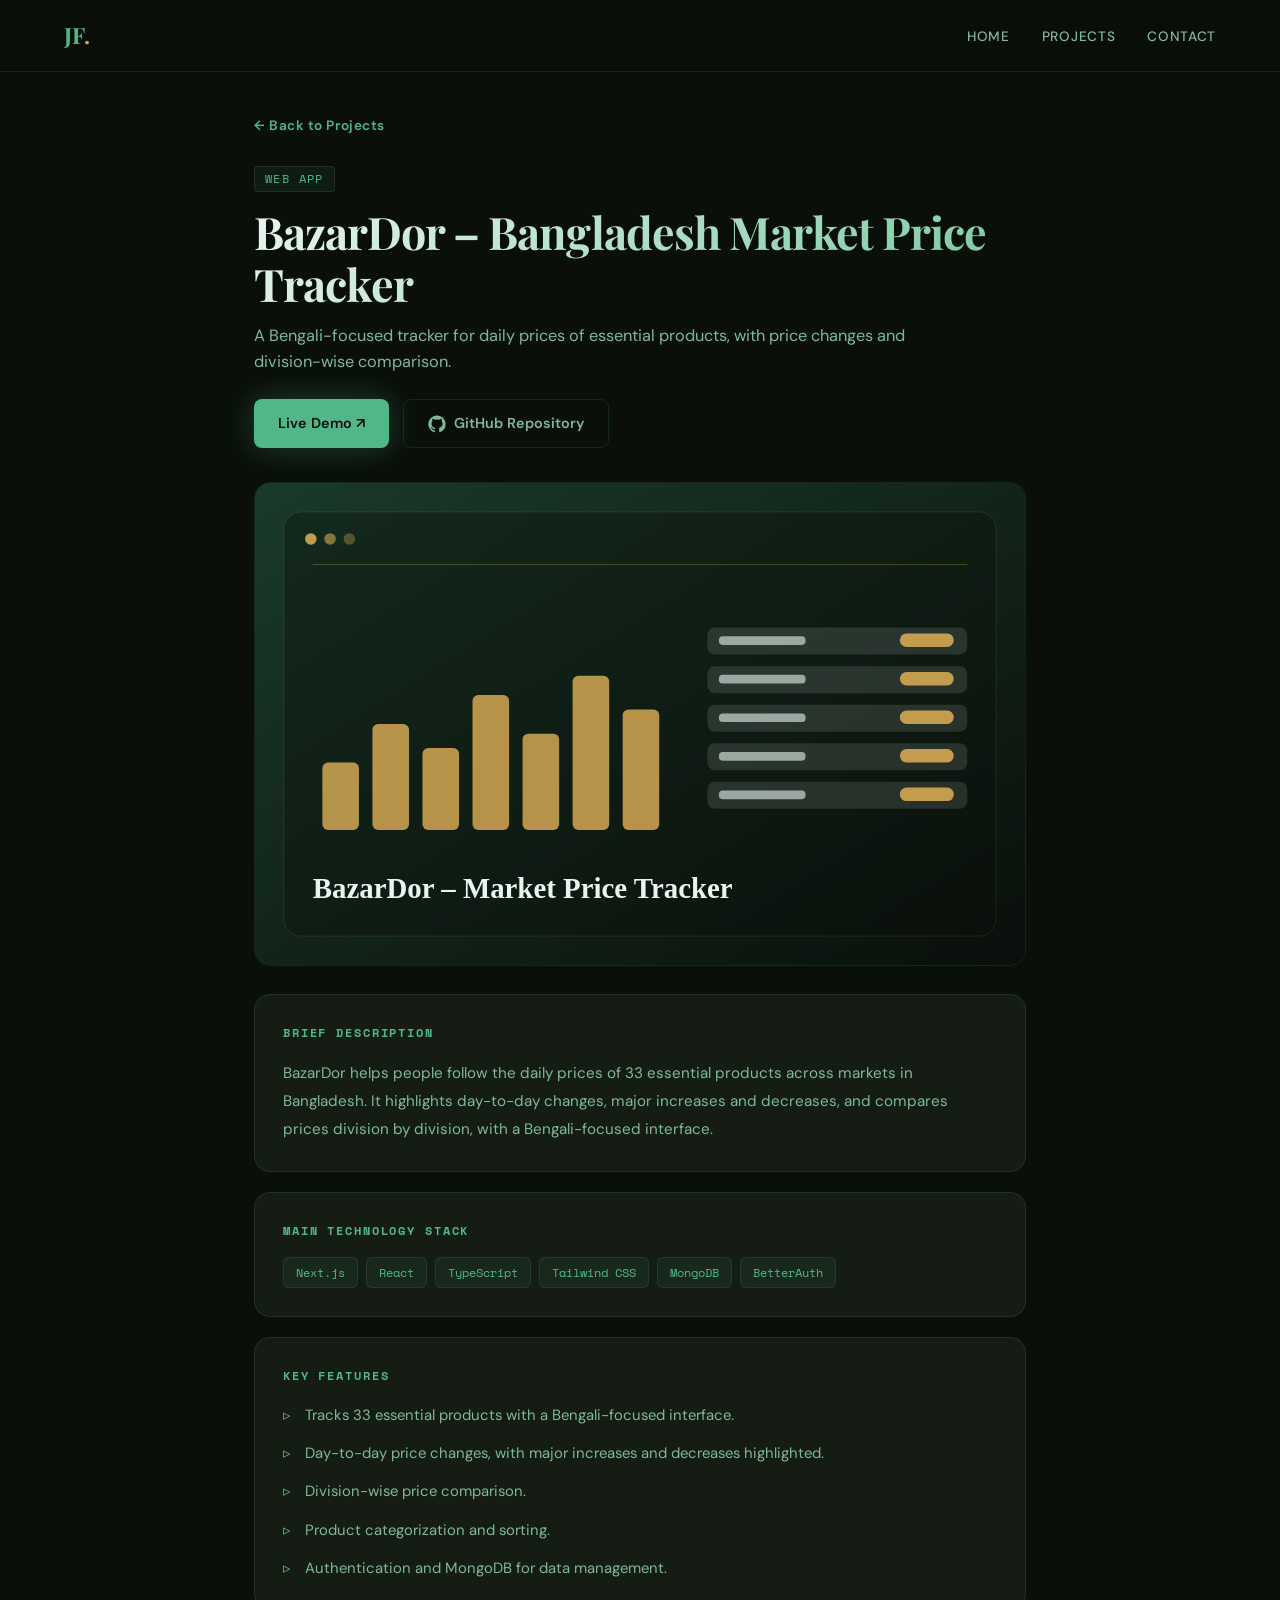
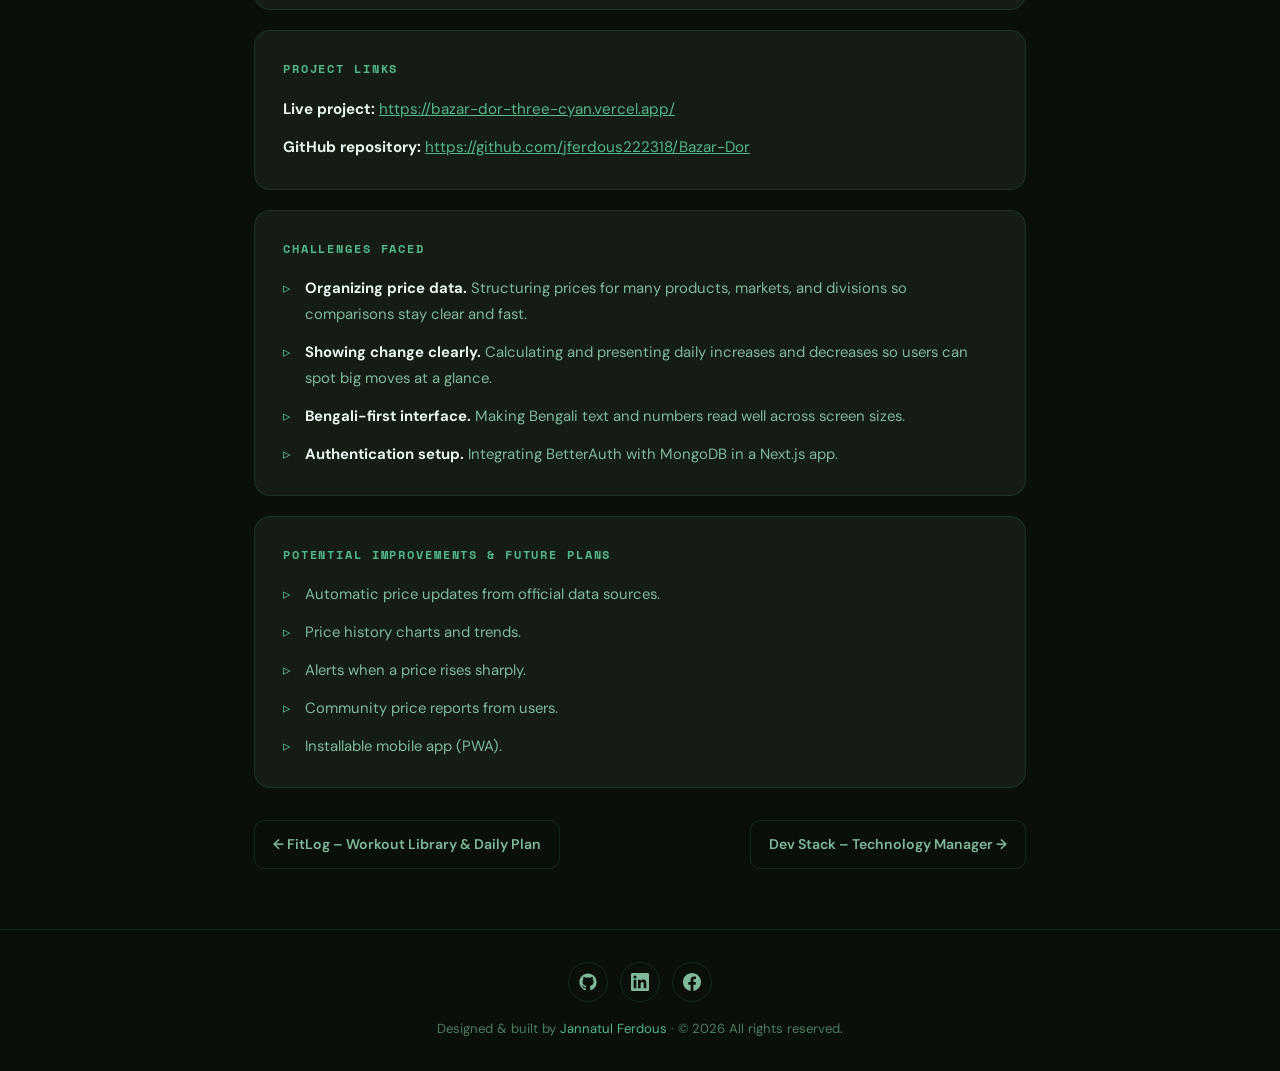
<file: project-bazardor.html>
<!DOCTYPE html>
<html lang="en">
<head>
<meta charset="UTF-8">
<meta name="viewport" content="width=device-width, initial-scale=1.0">
<title>BazarDor – Bangladesh Market Price Tracker — Jannatul Ferdous</title>
<meta name="description" content="A Bengali-focused tracker for daily prices of essential products, with price changes and division-wise comparison.">
<link href="https://fonts.googleapis.com/css2?family=Playfair+Display:wght@700;900&family=DM+Sans:wght@300;400;500;600&family=Space+Mono:wght@400;700&display=swap" rel="stylesheet">
<link rel="stylesheet" href="project.css">
</head>
<body>
<nav>
  <a class="nav-logo" href="index.html">JF<span>.</span></a>
  <ul class="nav-links">
    <li><a href="index.html">Home</a></li>
    <li><a href="index.html#projects">Projects</a></li>
    <li><a href="index.html#contact">Contact</a></li>
  </ul>
</nav>

<main class="pd">
  <a class="back" href="index.html#projects">← Back to Projects</a>
  <header class="pd-head">
    <span class="pd-type">Web App</span>
    <h1>BazarDor – Bangladesh Market Price Tracker</h1>
    <p class="pd-lead">A Bengali-focused tracker for daily prices of essential products, with price changes and division-wise comparison.</p>
    <div class="pd-btns"><a class="btn-primary" href="https://bazar-dor-three-cyan.vercel.app/" target="_blank" rel="noopener noreferrer">Live Demo ↗</a><a class="btn-outline" href="https://github.com/jferdous222318/Bazar-Dor" target="_blank" rel="noopener noreferrer"><svg viewBox="0 0 24 24" fill="currentColor" aria-hidden="true"><path d="M12 .5C5.65.5.5 5.65.5 12c0 5.08 3.29 9.39 7.86 10.91.58.1.79-.25.79-.56v-2c-3.2.7-3.88-1.54-3.88-1.54-.52-1.33-1.28-1.69-1.28-1.69-1.05-.72.08-.7.08-.7 1.16.08 1.77 1.19 1.77 1.19 1.03 1.77 2.7 1.26 3.36.96.1-.75.4-1.26.73-1.55-2.55-.29-5.24-1.28-5.24-5.69 0-1.26.45-2.29 1.19-3.1-.12-.29-.52-1.46.11-3.05 0 0 .97-.31 3.18 1.18a11 11 0 0 1 5.79 0c2.2-1.49 3.17-1.18 3.17-1.18.63 1.59.23 2.76.11 3.05.74.81 1.19 1.84 1.19 3.1 0 4.42-2.7 5.4-5.27 5.68.41.36.78 1.06.78 2.14v3.17c0 .31.21.67.8.56A11.5 11.5 0 0 0 23.5 12C23.5 5.65 18.35.5 12 .5z"/></svg> GitHub Repository</a></div>
  </header>

  <img class="pd-cover" src="image/projects/bazardor.svg" alt="BazarDor – Market Price Tracker preview">

  <section class="pd-card">
    <h2>Brief Description</h2>
    <p>BazarDor helps people follow the daily prices of 33 essential products across markets in Bangladesh. It highlights day-to-day changes, major increases and decreases, and compares prices division by division, with a Bengali-focused interface.</p>
  </section>

  <section class="pd-card">
    <h2>Main Technology Stack</h2>
    <div class="tech-tags"><span>Next.js</span><span>React</span><span>TypeScript</span><span>Tailwind CSS</span><span>MongoDB</span><span>BetterAuth</span></div>
  </section>

  <section class="pd-card">
    <h2>Key Features</h2>
    <ul class="pd-list"><li>Tracks 33 essential products with a Bengali-focused interface.</li><li>Day-to-day price changes, with major increases and decreases highlighted.</li><li>Division-wise price comparison.</li><li>Product categorization and sorting.</li><li>Authentication and MongoDB for data management.</li></ul>
  </section>

  <section class="pd-card">
    <h2>Project Links</h2>
    <p><strong>Live project:</strong> <a href="https://bazar-dor-three-cyan.vercel.app/" target="_blank" rel="noopener noreferrer">https://bazar-dor-three-cyan.vercel.app/</a></p>
    <p><strong>GitHub repository:</strong> <a href="https://github.com/jferdous222318/Bazar-Dor" target="_blank" rel="noopener noreferrer">https://github.com/jferdous222318/Bazar-Dor</a></p>
  </section>

  <section class="pd-card">
    <h2>Challenges Faced</h2>
    <ul class="pd-list"><li><strong>Organizing price data.</strong> Structuring prices for many products, markets, and divisions so comparisons stay clear and fast.</li><li><strong>Showing change clearly.</strong> Calculating and presenting daily increases and decreases so users can spot big moves at a glance.</li><li><strong>Bengali-first interface.</strong> Making Bengali text and numbers read well across screen sizes.</li><li><strong>Authentication setup.</strong> Integrating BetterAuth with MongoDB in a Next.js app.</li></ul>
  </section>

  <section class="pd-card">
    <h2>Potential Improvements &amp; Future Plans</h2>
    <ul class="pd-list"><li>Automatic price updates from official data sources.</li><li>Price history charts and trends.</li><li>Alerts when a price rises sharply.</li><li>Community price reports from users.</li><li>Installable mobile app (PWA).</li></ul>
  </section>

  <div class="pd-pager">
    <a href="project-fitlog.html">← FitLog – Workout Library &amp; Daily Plan</a>
    <a href="project-devstack.html">Dev Stack – Technology Manager →</a>
  </div>
</main>

<footer>
  <div class="footer-social">
      <a href="https://github.com/jferdous222318" target="_blank" rel="noopener noreferrer" class="social-icon" aria-label="GitHub" title="GitHub"><svg viewBox="0 0 24 24" fill="currentColor" aria-hidden="true"><path d="M12 .5C5.65.5.5 5.65.5 12c0 5.08 3.29 9.39 7.86 10.91.58.1.79-.25.79-.56v-2c-3.2.7-3.88-1.54-3.88-1.54-.52-1.33-1.28-1.69-1.28-1.69-1.05-.72.08-.7.08-.7 1.16.08 1.77 1.19 1.77 1.19 1.03 1.77 2.7 1.26 3.36.96.1-.75.4-1.26.73-1.55-2.55-.29-5.24-1.28-5.24-5.69 0-1.26.45-2.29 1.19-3.1-.12-.29-.52-1.46.11-3.05 0 0 .97-.31 3.18 1.18a11 11 0 0 1 5.79 0c2.2-1.49 3.17-1.18 3.17-1.18.63 1.59.23 2.76.11 3.05.74.81 1.19 1.84 1.19 3.1 0 4.42-2.7 5.4-5.27 5.68.41.36.78 1.06.78 2.14v3.17c0 .31.21.67.8.56A11.5 11.5 0 0 0 23.5 12C23.5 5.65 18.35.5 12 .5z"/></svg></a>
      <a href="https://linkedin.com/in/jannatul-ferdous-hrituritu-44748b44b" target="_blank" rel="noopener noreferrer" class="social-icon" aria-label="LinkedIn" title="LinkedIn"><svg viewBox="0 0 24 24" fill="currentColor" aria-hidden="true"><path d="M20.45 20.45h-3.56v-5.57c0-1.33-.03-3.04-1.85-3.04-1.86 0-2.14 1.45-2.14 2.94v5.67H9.35V9h3.41v1.56h.05c.48-.9 1.64-1.85 3.37-1.85 3.6 0 4.27 2.37 4.27 5.45v6.29zM5.34 7.43a2.06 2.06 0 1 1 0-4.12 2.06 2.06 0 0 1 0 4.12zM7.12 20.45H3.56V9h3.56v11.45zM22.22 0H1.77C.79 0 0 .77 0 1.73v20.54C0 23.23.79 24 1.77 24h20.45c.98 0 1.78-.77 1.78-1.73V1.73C24 .77 23.2 0 22.22 0z"/></svg></a>
      <a href="https://www.facebook.com/jannatul.ferdoushritu.9" target="_blank" rel="noopener noreferrer" class="social-icon" aria-label="Facebook" title="Facebook"><svg viewBox="0 0 24 24" fill="currentColor" aria-hidden="true"><path d="M24 12.07C24 5.4 18.63 0 12 0S0 5.4 0 12.07C0 18.1 4.39 23.1 10.13 24v-8.44H7.08v-3.49h3.05V9.41c0-3.02 1.79-4.69 4.53-4.69 1.31 0 2.69.24 2.69.24v2.97h-1.51c-1.49 0-1.96.93-1.96 1.88v2.26h3.33l-.53 3.49h-2.8V24C19.61 23.1 24 18.1 24 12.07z"/></svg></a>
    </div>
  <p>Designed &amp; built by <span>Jannatul Ferdous</span> · © 2026 All rights reserved.</p>
</footer>
</body>
</html>
</file>
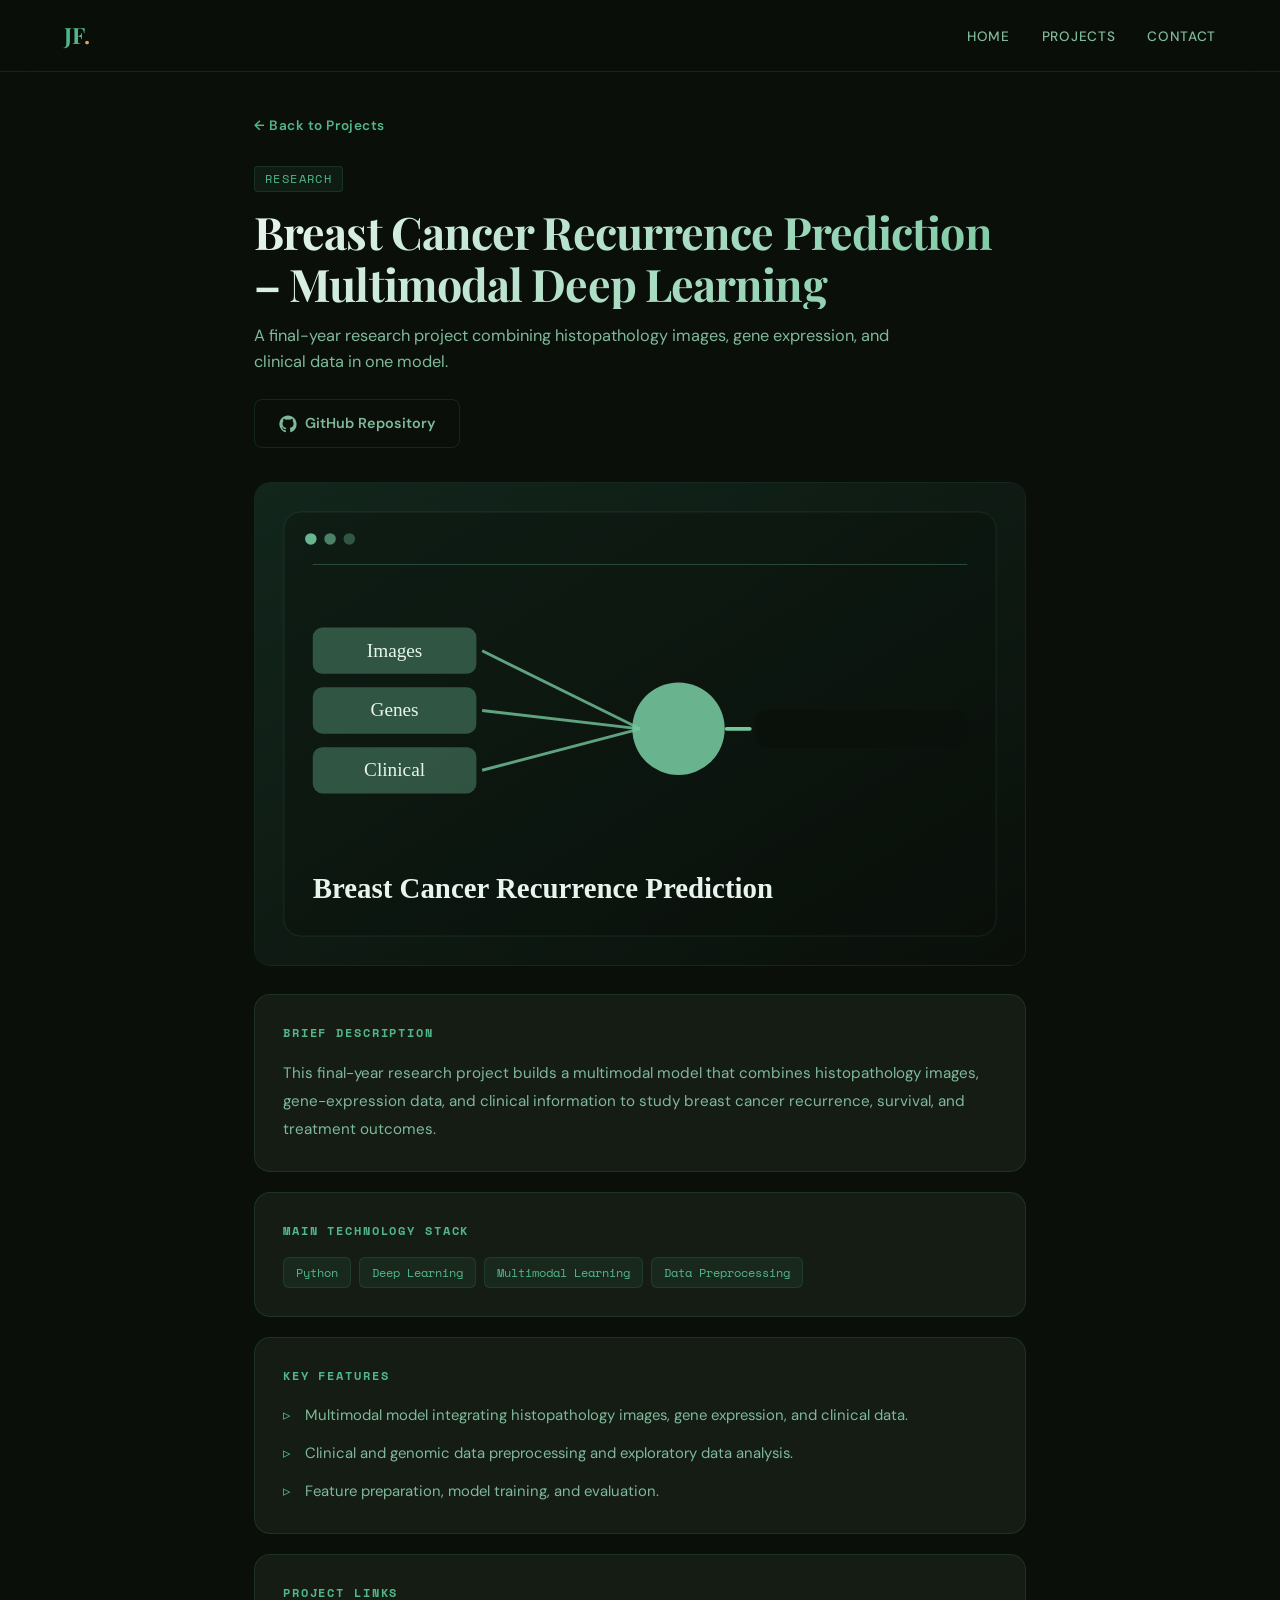
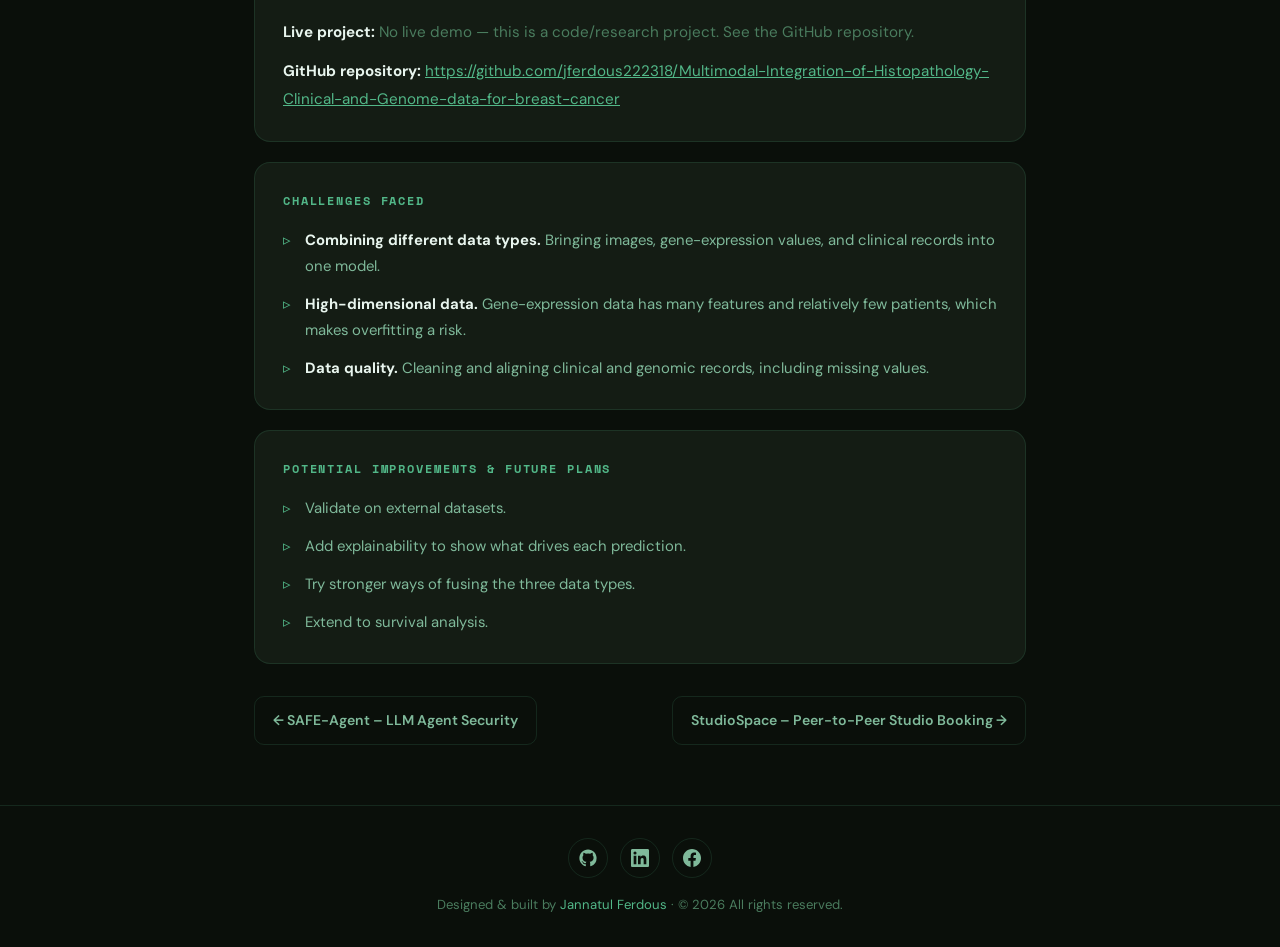
<file: project-breast-cancer-recurrence.html>
<!DOCTYPE html>
<html lang="en">
<head>
<meta charset="UTF-8">
<meta name="viewport" content="width=device-width, initial-scale=1.0">
<title>Breast Cancer Recurrence Prediction – Multimodal Deep Learning — Jannatul Ferdous</title>
<meta name="description" content="A final-year research project combining histopathology images, gene expression, and clinical data in one model.">
<link href="https://fonts.googleapis.com/css2?family=Playfair+Display:wght@700;900&family=DM+Sans:wght@300;400;500;600&family=Space+Mono:wght@400;700&display=swap" rel="stylesheet">
<link rel="stylesheet" href="project.css">
</head>
<body>
<nav>
  <a class="nav-logo" href="index.html">JF<span>.</span></a>
  <ul class="nav-links">
    <li><a href="index.html">Home</a></li>
    <li><a href="index.html#projects">Projects</a></li>
    <li><a href="index.html#contact">Contact</a></li>
  </ul>
</nav>

<main class="pd">
  <a class="back" href="index.html#projects">← Back to Projects</a>
  <header class="pd-head">
    <span class="pd-type">Research</span>
    <h1>Breast Cancer Recurrence Prediction – Multimodal Deep Learning</h1>
    <p class="pd-lead">A final-year research project combining histopathology images, gene expression, and clinical data in one model.</p>
    <div class="pd-btns"><a class="btn-outline" href="https://github.com/jferdous222318/Multimodal-Integration-of-Histopathology-Clinical-and-Genome-data-for-breast-cancer" target="_blank" rel="noopener noreferrer"><svg viewBox="0 0 24 24" fill="currentColor" aria-hidden="true"><path d="M12 .5C5.65.5.5 5.65.5 12c0 5.08 3.29 9.39 7.86 10.91.58.1.79-.25.79-.56v-2c-3.2.7-3.88-1.54-3.88-1.54-.52-1.33-1.28-1.69-1.28-1.69-1.05-.72.08-.7.08-.7 1.16.08 1.77 1.19 1.77 1.19 1.03 1.77 2.7 1.26 3.36.96.1-.75.4-1.26.73-1.55-2.55-.29-5.24-1.28-5.24-5.69 0-1.26.45-2.29 1.19-3.1-.12-.29-.52-1.46.11-3.05 0 0 .97-.31 3.18 1.18a11 11 0 0 1 5.79 0c2.2-1.49 3.17-1.18 3.17-1.18.63 1.59.23 2.76.11 3.05.74.81 1.19 1.84 1.19 3.1 0 4.42-2.7 5.4-5.27 5.68.41.36.78 1.06.78 2.14v3.17c0 .31.21.67.8.56A11.5 11.5 0 0 0 23.5 12C23.5 5.65 18.35.5 12 .5z"/></svg> GitHub Repository</a></div>
  </header>

  <img class="pd-cover" src="image/projects/breast-cancer-recurrence.svg" alt="Breast Cancer Recurrence Prediction preview">

  <section class="pd-card">
    <h2>Brief Description</h2>
    <p>This final-year research project builds a multimodal model that combines histopathology images, gene-expression data, and clinical information to study breast cancer recurrence, survival, and treatment outcomes.</p>
  </section>

  <section class="pd-card">
    <h2>Main Technology Stack</h2>
    <div class="tech-tags"><span>Python</span><span>Deep Learning</span><span>Multimodal Learning</span><span>Data Preprocessing</span></div>
  </section>

  <section class="pd-card">
    <h2>Key Features</h2>
    <ul class="pd-list"><li>Multimodal model integrating histopathology images, gene expression, and clinical data.</li><li>Clinical and genomic data preprocessing and exploratory data analysis.</li><li>Feature preparation, model training, and evaluation.</li></ul>
  </section>

  <section class="pd-card">
    <h2>Project Links</h2>
    <p><strong>Live project:</strong> <span class="muted">No live demo — this is a code/research project. See the GitHub repository.</span></p>
    <p><strong>GitHub repository:</strong> <a href="https://github.com/jferdous222318/Multimodal-Integration-of-Histopathology-Clinical-and-Genome-data-for-breast-cancer" target="_blank" rel="noopener noreferrer">https://github.com/jferdous222318/Multimodal-Integration-of-Histopathology-Clinical-and-Genome-data-for-breast-cancer</a></p>
  </section>

  <section class="pd-card">
    <h2>Challenges Faced</h2>
    <ul class="pd-list"><li><strong>Combining different data types.</strong> Bringing images, gene-expression values, and clinical records into one model.</li><li><strong>High-dimensional data.</strong> Gene-expression data has many features and relatively few patients, which makes overfitting a risk.</li><li><strong>Data quality.</strong> Cleaning and aligning clinical and genomic records, including missing values.</li></ul>
  </section>

  <section class="pd-card">
    <h2>Potential Improvements &amp; Future Plans</h2>
    <ul class="pd-list"><li>Validate on external datasets.</li><li>Add explainability to show what drives each prediction.</li><li>Try stronger ways of fusing the three data types.</li><li>Extend to survival analysis.</li></ul>
  </section>

  <div class="pd-pager">
    <a href="project-safe-agent.html">← SAFE-Agent – LLM Agent Security</a>
    <a href="project-studiospace.html">StudioSpace – Peer-to-Peer Studio Booking →</a>
  </div>
</main>

<footer>
  <div class="footer-social">
      <a href="https://github.com/jferdous222318" target="_blank" rel="noopener noreferrer" class="social-icon" aria-label="GitHub" title="GitHub"><svg viewBox="0 0 24 24" fill="currentColor" aria-hidden="true"><path d="M12 .5C5.65.5.5 5.65.5 12c0 5.08 3.29 9.39 7.86 10.91.58.1.79-.25.79-.56v-2c-3.2.7-3.88-1.54-3.88-1.54-.52-1.33-1.28-1.69-1.28-1.69-1.05-.72.08-.7.08-.7 1.16.08 1.77 1.19 1.77 1.19 1.03 1.77 2.7 1.26 3.36.96.1-.75.4-1.26.73-1.55-2.55-.29-5.24-1.28-5.24-5.69 0-1.26.45-2.29 1.19-3.1-.12-.29-.52-1.46.11-3.05 0 0 .97-.31 3.18 1.18a11 11 0 0 1 5.79 0c2.2-1.49 3.17-1.18 3.17-1.18.63 1.59.23 2.76.11 3.05.74.81 1.19 1.84 1.19 3.1 0 4.42-2.7 5.4-5.27 5.68.41.36.78 1.06.78 2.14v3.17c0 .31.21.67.8.56A11.5 11.5 0 0 0 23.5 12C23.5 5.65 18.35.5 12 .5z"/></svg></a>
      <a href="https://linkedin.com/in/jannatul-ferdous-hrituritu-44748b44b" target="_blank" rel="noopener noreferrer" class="social-icon" aria-label="LinkedIn" title="LinkedIn"><svg viewBox="0 0 24 24" fill="currentColor" aria-hidden="true"><path d="M20.45 20.45h-3.56v-5.57c0-1.33-.03-3.04-1.85-3.04-1.86 0-2.14 1.45-2.14 2.94v5.67H9.35V9h3.41v1.56h.05c.48-.9 1.64-1.85 3.37-1.85 3.6 0 4.27 2.37 4.27 5.45v6.29zM5.34 7.43a2.06 2.06 0 1 1 0-4.12 2.06 2.06 0 0 1 0 4.12zM7.12 20.45H3.56V9h3.56v11.45zM22.22 0H1.77C.79 0 0 .77 0 1.73v20.54C0 23.23.79 24 1.77 24h20.45c.98 0 1.78-.77 1.78-1.73V1.73C24 .77 23.2 0 22.22 0z"/></svg></a>
      <a href="https://www.facebook.com/jannatul.ferdoushritu.9" target="_blank" rel="noopener noreferrer" class="social-icon" aria-label="Facebook" title="Facebook"><svg viewBox="0 0 24 24" fill="currentColor" aria-hidden="true"><path d="M24 12.07C24 5.4 18.63 0 12 0S0 5.4 0 12.07C0 18.1 4.39 23.1 10.13 24v-8.44H7.08v-3.49h3.05V9.41c0-3.02 1.79-4.69 4.53-4.69 1.31 0 2.69.24 2.69.24v2.97h-1.51c-1.49 0-1.96.93-1.96 1.88v2.26h3.33l-.53 3.49h-2.8V24C19.61 23.1 24 18.1 24 12.07z"/></svg></a>
    </div>
  <p>Designed &amp; built by <span>Jannatul Ferdous</span> · © 2026 All rights reserved.</p>
</footer>
</body>
</html>
</file>
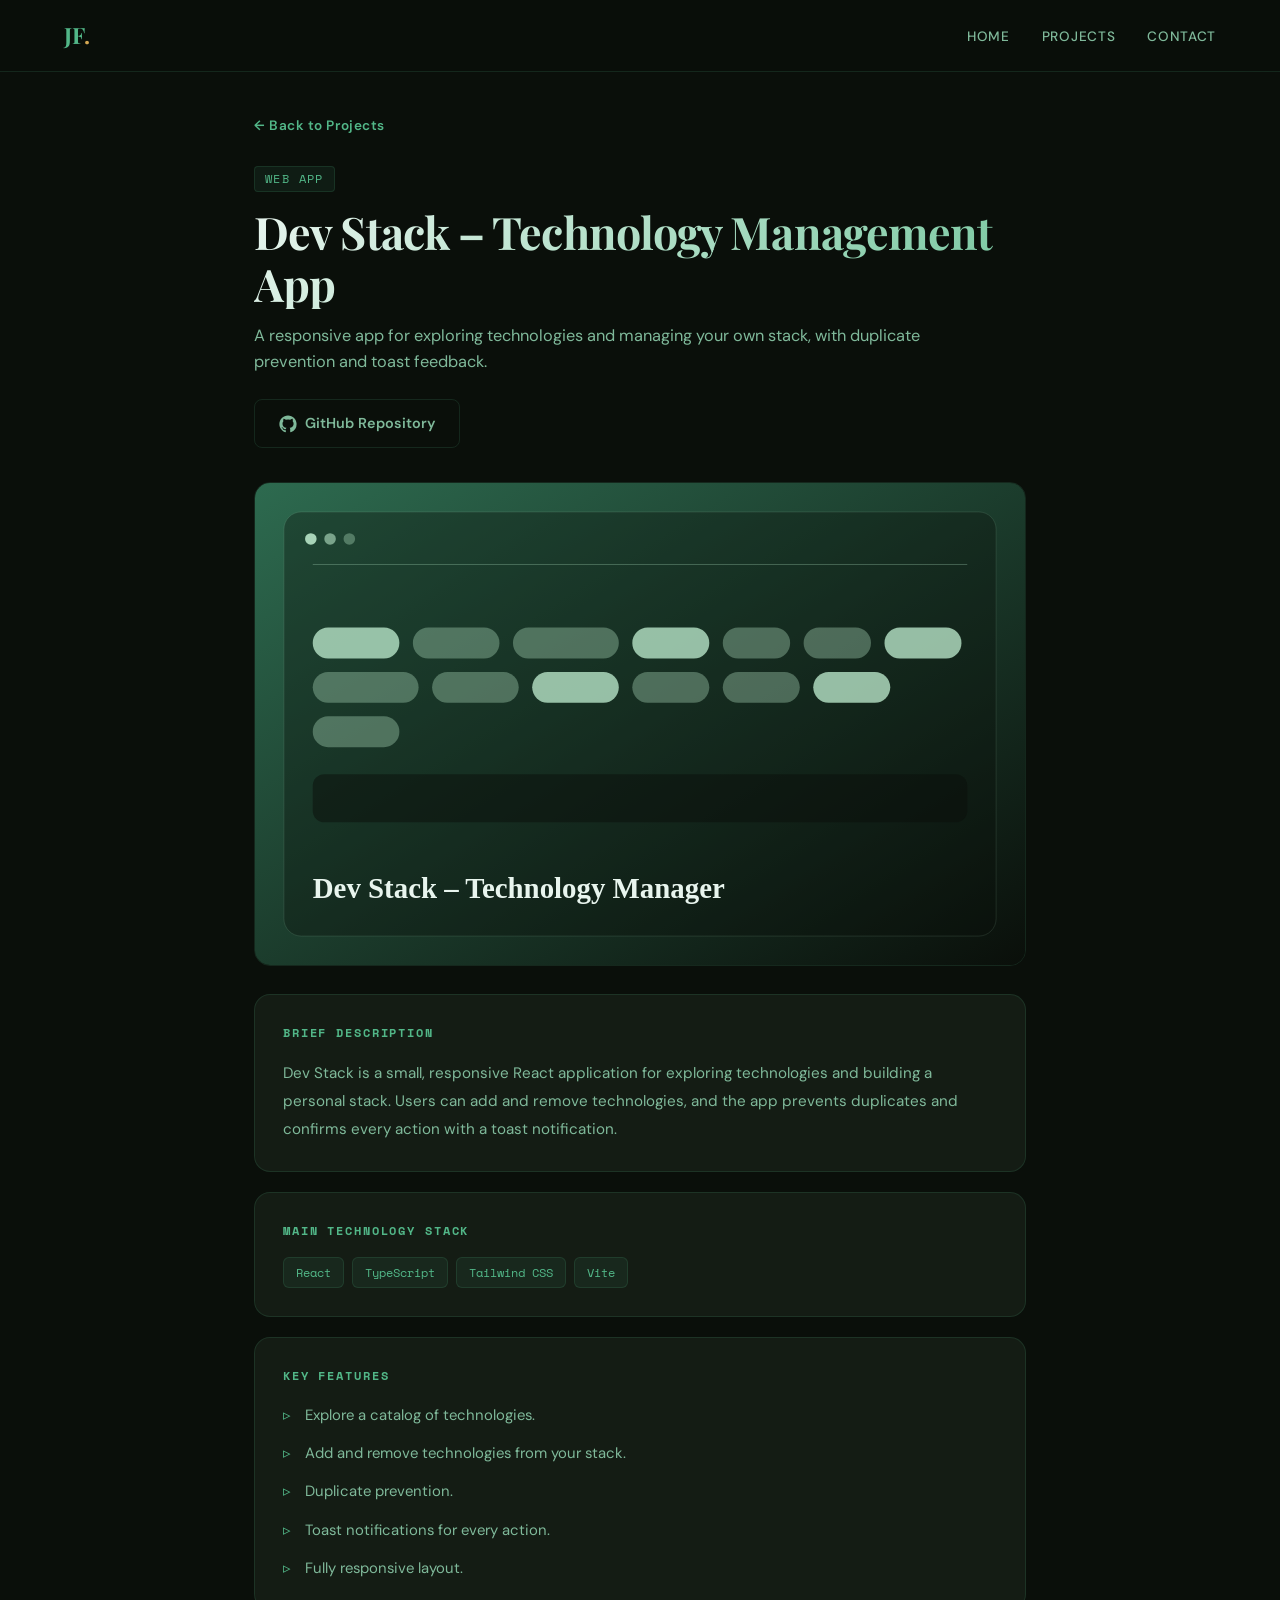
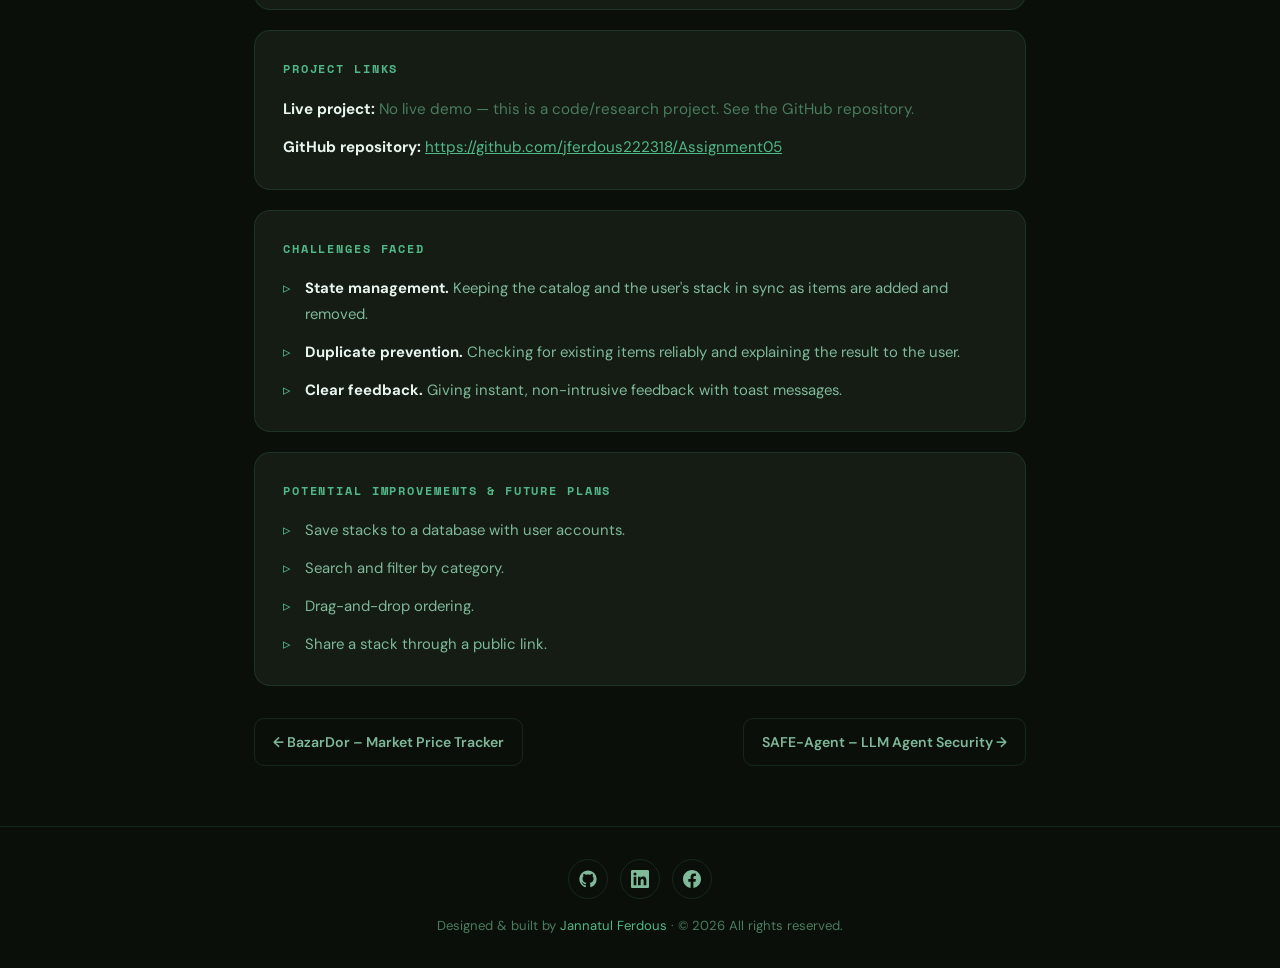
<file: project-devstack.html>
<!DOCTYPE html>
<html lang="en">
<head>
<meta charset="UTF-8">
<meta name="viewport" content="width=device-width, initial-scale=1.0">
<title>Dev Stack – Technology Management App — Jannatul Ferdous</title>
<meta name="description" content="A responsive app for exploring technologies and managing your own stack, with duplicate prevention and toast feedback.">
<link href="https://fonts.googleapis.com/css2?family=Playfair+Display:wght@700;900&family=DM+Sans:wght@300;400;500;600&family=Space+Mono:wght@400;700&display=swap" rel="stylesheet">
<link rel="stylesheet" href="project.css">
</head>
<body>
<nav>
  <a class="nav-logo" href="index.html">JF<span>.</span></a>
  <ul class="nav-links">
    <li><a href="index.html">Home</a></li>
    <li><a href="index.html#projects">Projects</a></li>
    <li><a href="index.html#contact">Contact</a></li>
  </ul>
</nav>

<main class="pd">
  <a class="back" href="index.html#projects">← Back to Projects</a>
  <header class="pd-head">
    <span class="pd-type">Web App</span>
    <h1>Dev Stack – Technology Management App</h1>
    <p class="pd-lead">A responsive app for exploring technologies and managing your own stack, with duplicate prevention and toast feedback.</p>
    <div class="pd-btns"><a class="btn-outline" href="https://github.com/jferdous222318/Assignment05" target="_blank" rel="noopener noreferrer"><svg viewBox="0 0 24 24" fill="currentColor" aria-hidden="true"><path d="M12 .5C5.65.5.5 5.65.5 12c0 5.08 3.29 9.39 7.86 10.91.58.1.79-.25.79-.56v-2c-3.2.7-3.88-1.54-3.88-1.54-.52-1.33-1.28-1.69-1.28-1.69-1.05-.72.08-.7.08-.7 1.16.08 1.77 1.19 1.77 1.19 1.03 1.77 2.7 1.26 3.36.96.1-.75.4-1.26.73-1.55-2.55-.29-5.24-1.28-5.24-5.69 0-1.26.45-2.29 1.19-3.1-.12-.29-.52-1.46.11-3.05 0 0 .97-.31 3.18 1.18a11 11 0 0 1 5.79 0c2.2-1.49 3.17-1.18 3.17-1.18.63 1.59.23 2.76.11 3.05.74.81 1.19 1.84 1.19 3.1 0 4.42-2.7 5.4-5.27 5.68.41.36.78 1.06.78 2.14v3.17c0 .31.21.67.8.56A11.5 11.5 0 0 0 23.5 12C23.5 5.65 18.35.5 12 .5z"/></svg> GitHub Repository</a></div>
  </header>

  <img class="pd-cover" src="image/projects/devstack.svg" alt="Dev Stack – Technology Manager preview">

  <section class="pd-card">
    <h2>Brief Description</h2>
    <p>Dev Stack is a small, responsive React application for exploring technologies and building a personal stack. Users can add and remove technologies, and the app prevents duplicates and confirms every action with a toast notification.</p>
  </section>

  <section class="pd-card">
    <h2>Main Technology Stack</h2>
    <div class="tech-tags"><span>React</span><span>TypeScript</span><span>Tailwind CSS</span><span>Vite</span></div>
  </section>

  <section class="pd-card">
    <h2>Key Features</h2>
    <ul class="pd-list"><li>Explore a catalog of technologies.</li><li>Add and remove technologies from your stack.</li><li>Duplicate prevention.</li><li>Toast notifications for every action.</li><li>Fully responsive layout.</li></ul>
  </section>

  <section class="pd-card">
    <h2>Project Links</h2>
    <p><strong>Live project:</strong> <span class="muted">No live demo — this is a code/research project. See the GitHub repository.</span></p>
    <p><strong>GitHub repository:</strong> <a href="https://github.com/jferdous222318/Assignment05" target="_blank" rel="noopener noreferrer">https://github.com/jferdous222318/Assignment05</a></p>
  </section>

  <section class="pd-card">
    <h2>Challenges Faced</h2>
    <ul class="pd-list"><li><strong>State management.</strong> Keeping the catalog and the user&#x27;s stack in sync as items are added and removed.</li><li><strong>Duplicate prevention.</strong> Checking for existing items reliably and explaining the result to the user.</li><li><strong>Clear feedback.</strong> Giving instant, non-intrusive feedback with toast messages.</li></ul>
  </section>

  <section class="pd-card">
    <h2>Potential Improvements &amp; Future Plans</h2>
    <ul class="pd-list"><li>Save stacks to a database with user accounts.</li><li>Search and filter by category.</li><li>Drag-and-drop ordering.</li><li>Share a stack through a public link.</li></ul>
  </section>

  <div class="pd-pager">
    <a href="project-bazardor.html">← BazarDor – Market Price Tracker</a>
    <a href="project-safe-agent.html">SAFE-Agent – LLM Agent Security →</a>
  </div>
</main>

<footer>
  <div class="footer-social">
      <a href="https://github.com/jferdous222318" target="_blank" rel="noopener noreferrer" class="social-icon" aria-label="GitHub" title="GitHub"><svg viewBox="0 0 24 24" fill="currentColor" aria-hidden="true"><path d="M12 .5C5.65.5.5 5.65.5 12c0 5.08 3.29 9.39 7.86 10.91.58.1.79-.25.79-.56v-2c-3.2.7-3.88-1.54-3.88-1.54-.52-1.33-1.28-1.69-1.28-1.69-1.05-.72.08-.7.08-.7 1.16.08 1.77 1.19 1.77 1.19 1.03 1.77 2.7 1.26 3.36.96.1-.75.4-1.26.73-1.55-2.55-.29-5.24-1.28-5.24-5.69 0-1.26.45-2.29 1.19-3.1-.12-.29-.52-1.46.11-3.05 0 0 .97-.31 3.18 1.18a11 11 0 0 1 5.79 0c2.2-1.49 3.17-1.18 3.17-1.18.63 1.59.23 2.76.11 3.05.74.81 1.19 1.84 1.19 3.1 0 4.42-2.7 5.4-5.27 5.68.41.36.78 1.06.78 2.14v3.17c0 .31.21.67.8.56A11.5 11.5 0 0 0 23.5 12C23.5 5.65 18.35.5 12 .5z"/></svg></a>
      <a href="https://linkedin.com/in/jannatul-ferdous-hrituritu-44748b44b" target="_blank" rel="noopener noreferrer" class="social-icon" aria-label="LinkedIn" title="LinkedIn"><svg viewBox="0 0 24 24" fill="currentColor" aria-hidden="true"><path d="M20.45 20.45h-3.56v-5.57c0-1.33-.03-3.04-1.85-3.04-1.86 0-2.14 1.45-2.14 2.94v5.67H9.35V9h3.41v1.56h.05c.48-.9 1.64-1.85 3.37-1.85 3.6 0 4.27 2.37 4.27 5.45v6.29zM5.34 7.43a2.06 2.06 0 1 1 0-4.12 2.06 2.06 0 0 1 0 4.12zM7.12 20.45H3.56V9h3.56v11.45zM22.22 0H1.77C.79 0 0 .77 0 1.73v20.54C0 23.23.79 24 1.77 24h20.45c.98 0 1.78-.77 1.78-1.73V1.73C24 .77 23.2 0 22.22 0z"/></svg></a>
      <a href="https://www.facebook.com/jannatul.ferdoushritu.9" target="_blank" rel="noopener noreferrer" class="social-icon" aria-label="Facebook" title="Facebook"><svg viewBox="0 0 24 24" fill="currentColor" aria-hidden="true"><path d="M24 12.07C24 5.4 18.63 0 12 0S0 5.4 0 12.07C0 18.1 4.39 23.1 10.13 24v-8.44H7.08v-3.49h3.05V9.41c0-3.02 1.79-4.69 4.53-4.69 1.31 0 2.69.24 2.69.24v2.97h-1.51c-1.49 0-1.96.93-1.96 1.88v2.26h3.33l-.53 3.49h-2.8V24C19.61 23.1 24 18.1 24 12.07z"/></svg></a>
    </div>
  <p>Designed &amp; built by <span>Jannatul Ferdous</span> · © 2026 All rights reserved.</p>
</footer>
</body>
</html>
</file>
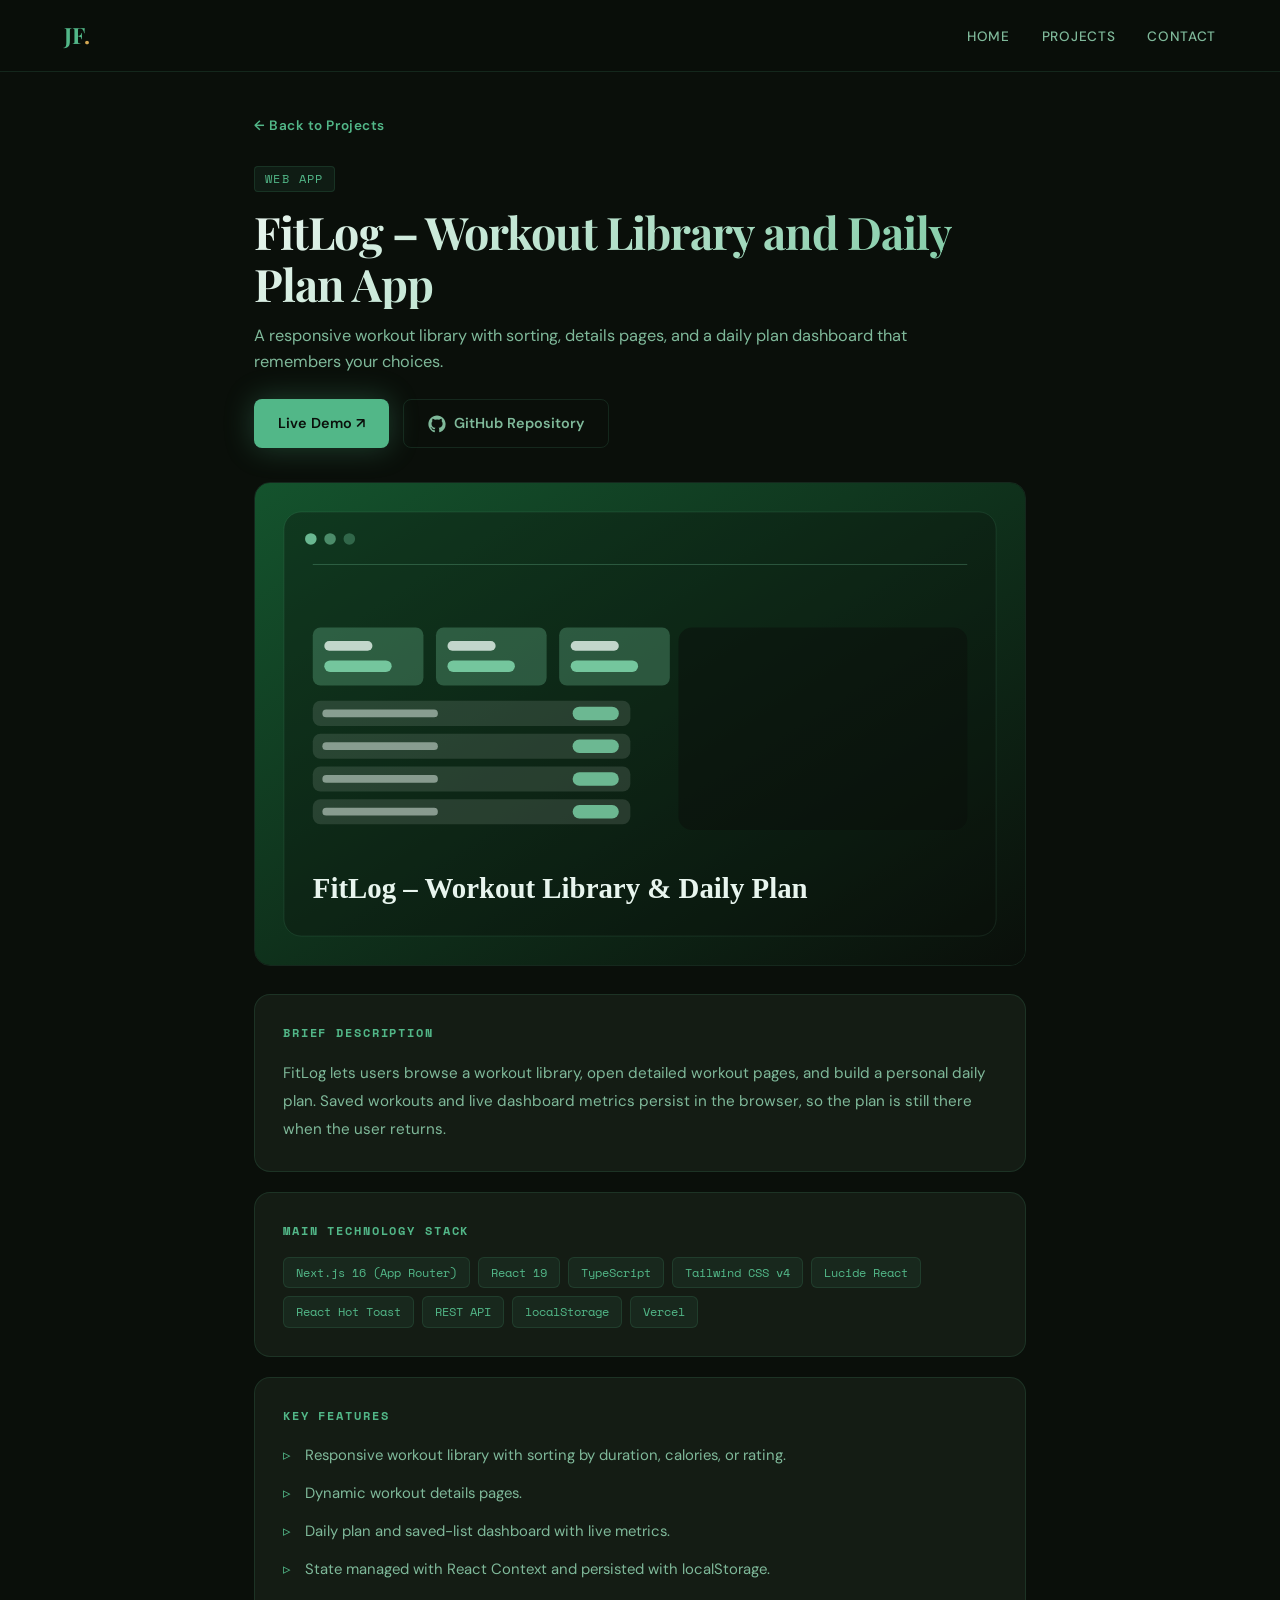
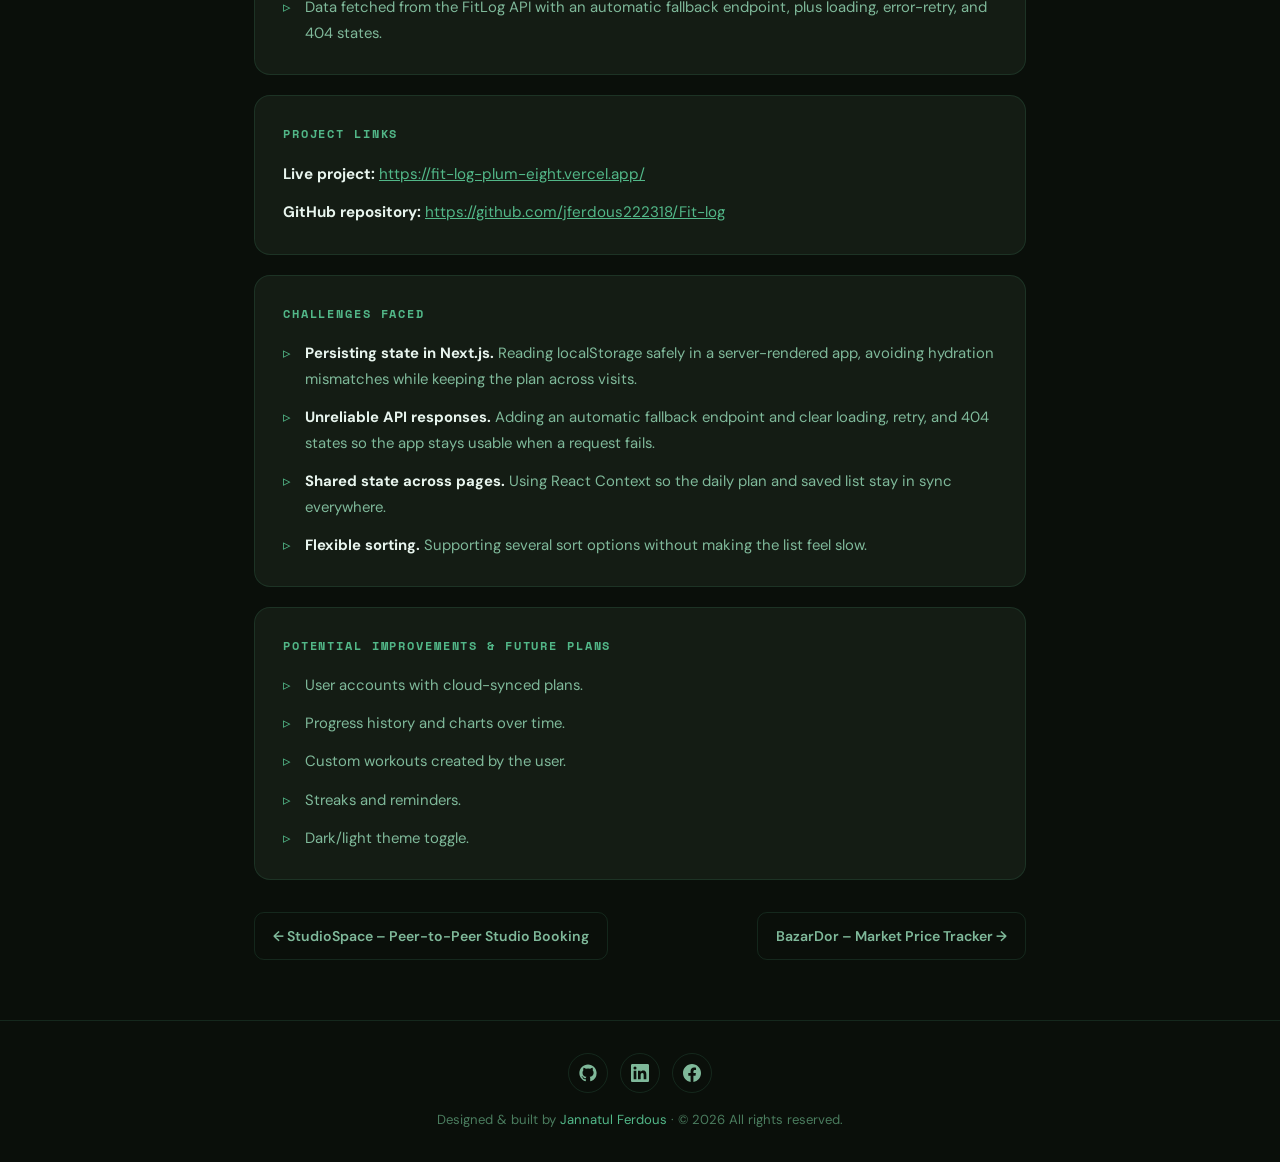
<file: project-fitlog.html>
<!DOCTYPE html>
<html lang="en">
<head>
<meta charset="UTF-8">
<meta name="viewport" content="width=device-width, initial-scale=1.0">
<title>FitLog – Workout Library and Daily Plan App — Jannatul Ferdous</title>
<meta name="description" content="A responsive workout library with sorting, details pages, and a daily plan dashboard that remembers your choices.">
<link href="https://fonts.googleapis.com/css2?family=Playfair+Display:wght@700;900&family=DM+Sans:wght@300;400;500;600&family=Space+Mono:wght@400;700&display=swap" rel="stylesheet">
<link rel="stylesheet" href="project.css">
</head>
<body>
<nav>
  <a class="nav-logo" href="index.html">JF<span>.</span></a>
  <ul class="nav-links">
    <li><a href="index.html">Home</a></li>
    <li><a href="index.html#projects">Projects</a></li>
    <li><a href="index.html#contact">Contact</a></li>
  </ul>
</nav>

<main class="pd">
  <a class="back" href="index.html#projects">← Back to Projects</a>
  <header class="pd-head">
    <span class="pd-type">Web App</span>
    <h1>FitLog – Workout Library and Daily Plan App</h1>
    <p class="pd-lead">A responsive workout library with sorting, details pages, and a daily plan dashboard that remembers your choices.</p>
    <div class="pd-btns"><a class="btn-primary" href="https://fit-log-plum-eight.vercel.app/" target="_blank" rel="noopener noreferrer">Live Demo ↗</a><a class="btn-outline" href="https://github.com/jferdous222318/Fit-log" target="_blank" rel="noopener noreferrer"><svg viewBox="0 0 24 24" fill="currentColor" aria-hidden="true"><path d="M12 .5C5.65.5.5 5.65.5 12c0 5.08 3.29 9.39 7.86 10.91.58.1.79-.25.79-.56v-2c-3.2.7-3.88-1.54-3.88-1.54-.52-1.33-1.28-1.69-1.28-1.69-1.05-.72.08-.7.08-.7 1.16.08 1.77 1.19 1.77 1.19 1.03 1.77 2.7 1.26 3.36.96.1-.75.4-1.26.73-1.55-2.55-.29-5.24-1.28-5.24-5.69 0-1.26.45-2.29 1.19-3.1-.12-.29-.52-1.46.11-3.05 0 0 .97-.31 3.18 1.18a11 11 0 0 1 5.79 0c2.2-1.49 3.17-1.18 3.17-1.18.63 1.59.23 2.76.11 3.05.74.81 1.19 1.84 1.19 3.1 0 4.42-2.7 5.4-5.27 5.68.41.36.78 1.06.78 2.14v3.17c0 .31.21.67.8.56A11.5 11.5 0 0 0 23.5 12C23.5 5.65 18.35.5 12 .5z"/></svg> GitHub Repository</a></div>
  </header>

  <img class="pd-cover" src="image/projects/fitlog.svg" alt="FitLog – Workout Library &amp; Daily Plan preview">

  <section class="pd-card">
    <h2>Brief Description</h2>
    <p>FitLog lets users browse a workout library, open detailed workout pages, and build a personal daily plan. Saved workouts and live dashboard metrics persist in the browser, so the plan is still there when the user returns.</p>
  </section>

  <section class="pd-card">
    <h2>Main Technology Stack</h2>
    <div class="tech-tags"><span>Next.js 16 (App Router)</span><span>React 19</span><span>TypeScript</span><span>Tailwind CSS v4</span><span>Lucide React</span><span>React Hot Toast</span><span>REST API</span><span>localStorage</span><span>Vercel</span></div>
  </section>

  <section class="pd-card">
    <h2>Key Features</h2>
    <ul class="pd-list"><li>Responsive workout library with sorting by duration, calories, or rating.</li><li>Dynamic workout details pages.</li><li>Daily plan and saved-list dashboard with live metrics.</li><li>State managed with React Context and persisted with localStorage.</li><li>Data fetched from the FitLog API with an automatic fallback endpoint, plus loading, error-retry, and 404 states.</li></ul>
  </section>

  <section class="pd-card">
    <h2>Project Links</h2>
    <p><strong>Live project:</strong> <a href="https://fit-log-plum-eight.vercel.app/" target="_blank" rel="noopener noreferrer">https://fit-log-plum-eight.vercel.app/</a></p>
    <p><strong>GitHub repository:</strong> <a href="https://github.com/jferdous222318/Fit-log" target="_blank" rel="noopener noreferrer">https://github.com/jferdous222318/Fit-log</a></p>
  </section>

  <section class="pd-card">
    <h2>Challenges Faced</h2>
    <ul class="pd-list"><li><strong>Persisting state in Next.js.</strong> Reading localStorage safely in a server-rendered app, avoiding hydration mismatches while keeping the plan across visits.</li><li><strong>Unreliable API responses.</strong> Adding an automatic fallback endpoint and clear loading, retry, and 404 states so the app stays usable when a request fails.</li><li><strong>Shared state across pages.</strong> Using React Context so the daily plan and saved list stay in sync everywhere.</li><li><strong>Flexible sorting.</strong> Supporting several sort options without making the list feel slow.</li></ul>
  </section>

  <section class="pd-card">
    <h2>Potential Improvements &amp; Future Plans</h2>
    <ul class="pd-list"><li>User accounts with cloud-synced plans.</li><li>Progress history and charts over time.</li><li>Custom workouts created by the user.</li><li>Streaks and reminders.</li><li>Dark/light theme toggle.</li></ul>
  </section>

  <div class="pd-pager">
    <a href="project-studiospace.html">← StudioSpace – Peer-to-Peer Studio Booking</a>
    <a href="project-bazardor.html">BazarDor – Market Price Tracker →</a>
  </div>
</main>

<footer>
  <div class="footer-social">
      <a href="https://github.com/jferdous222318" target="_blank" rel="noopener noreferrer" class="social-icon" aria-label="GitHub" title="GitHub"><svg viewBox="0 0 24 24" fill="currentColor" aria-hidden="true"><path d="M12 .5C5.65.5.5 5.65.5 12c0 5.08 3.29 9.39 7.86 10.91.58.1.79-.25.79-.56v-2c-3.2.7-3.88-1.54-3.88-1.54-.52-1.33-1.28-1.69-1.28-1.69-1.05-.72.08-.7.08-.7 1.16.08 1.77 1.19 1.77 1.19 1.03 1.77 2.7 1.26 3.36.96.1-.75.4-1.26.73-1.55-2.55-.29-5.24-1.28-5.24-5.69 0-1.26.45-2.29 1.19-3.1-.12-.29-.52-1.46.11-3.05 0 0 .97-.31 3.18 1.18a11 11 0 0 1 5.79 0c2.2-1.49 3.17-1.18 3.17-1.18.63 1.59.23 2.76.11 3.05.74.81 1.19 1.84 1.19 3.1 0 4.42-2.7 5.4-5.27 5.68.41.36.78 1.06.78 2.14v3.17c0 .31.21.67.8.56A11.5 11.5 0 0 0 23.5 12C23.5 5.65 18.35.5 12 .5z"/></svg></a>
      <a href="https://linkedin.com/in/jannatul-ferdous-hrituritu-44748b44b" target="_blank" rel="noopener noreferrer" class="social-icon" aria-label="LinkedIn" title="LinkedIn"><svg viewBox="0 0 24 24" fill="currentColor" aria-hidden="true"><path d="M20.45 20.45h-3.56v-5.57c0-1.33-.03-3.04-1.85-3.04-1.86 0-2.14 1.45-2.14 2.94v5.67H9.35V9h3.41v1.56h.05c.48-.9 1.64-1.85 3.37-1.85 3.6 0 4.27 2.37 4.27 5.45v6.29zM5.34 7.43a2.06 2.06 0 1 1 0-4.12 2.06 2.06 0 0 1 0 4.12zM7.12 20.45H3.56V9h3.56v11.45zM22.22 0H1.77C.79 0 0 .77 0 1.73v20.54C0 23.23.79 24 1.77 24h20.45c.98 0 1.78-.77 1.78-1.73V1.73C24 .77 23.2 0 22.22 0z"/></svg></a>
      <a href="https://www.facebook.com/jannatul.ferdoushritu.9" target="_blank" rel="noopener noreferrer" class="social-icon" aria-label="Facebook" title="Facebook"><svg viewBox="0 0 24 24" fill="currentColor" aria-hidden="true"><path d="M24 12.07C24 5.4 18.63 0 12 0S0 5.4 0 12.07C0 18.1 4.39 23.1 10.13 24v-8.44H7.08v-3.49h3.05V9.41c0-3.02 1.79-4.69 4.53-4.69 1.31 0 2.69.24 2.69.24v2.97h-1.51c-1.49 0-1.96.93-1.96 1.88v2.26h3.33l-.53 3.49h-2.8V24C19.61 23.1 24 18.1 24 12.07z"/></svg></a>
    </div>
  <p>Designed &amp; built by <span>Jannatul Ferdous</span> · © 2026 All rights reserved.</p>
</footer>
</body>
</html>
</file>
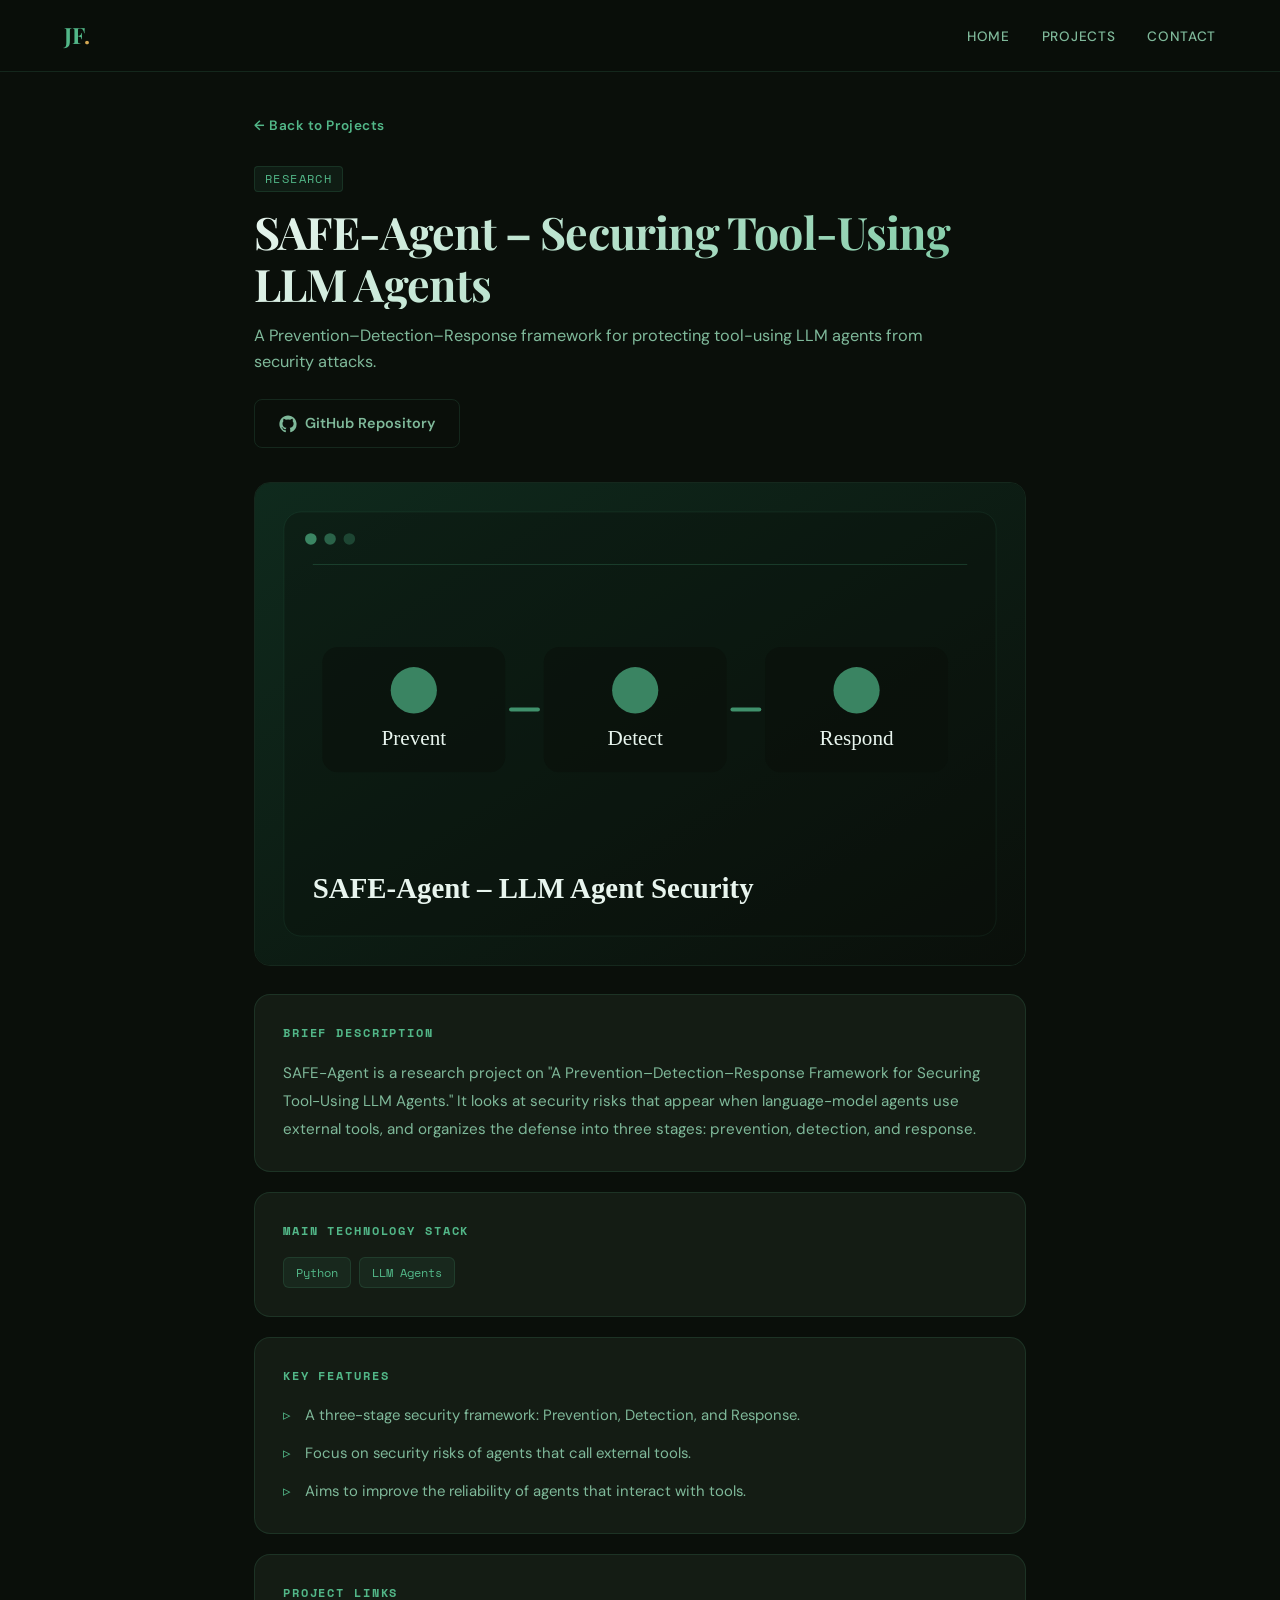
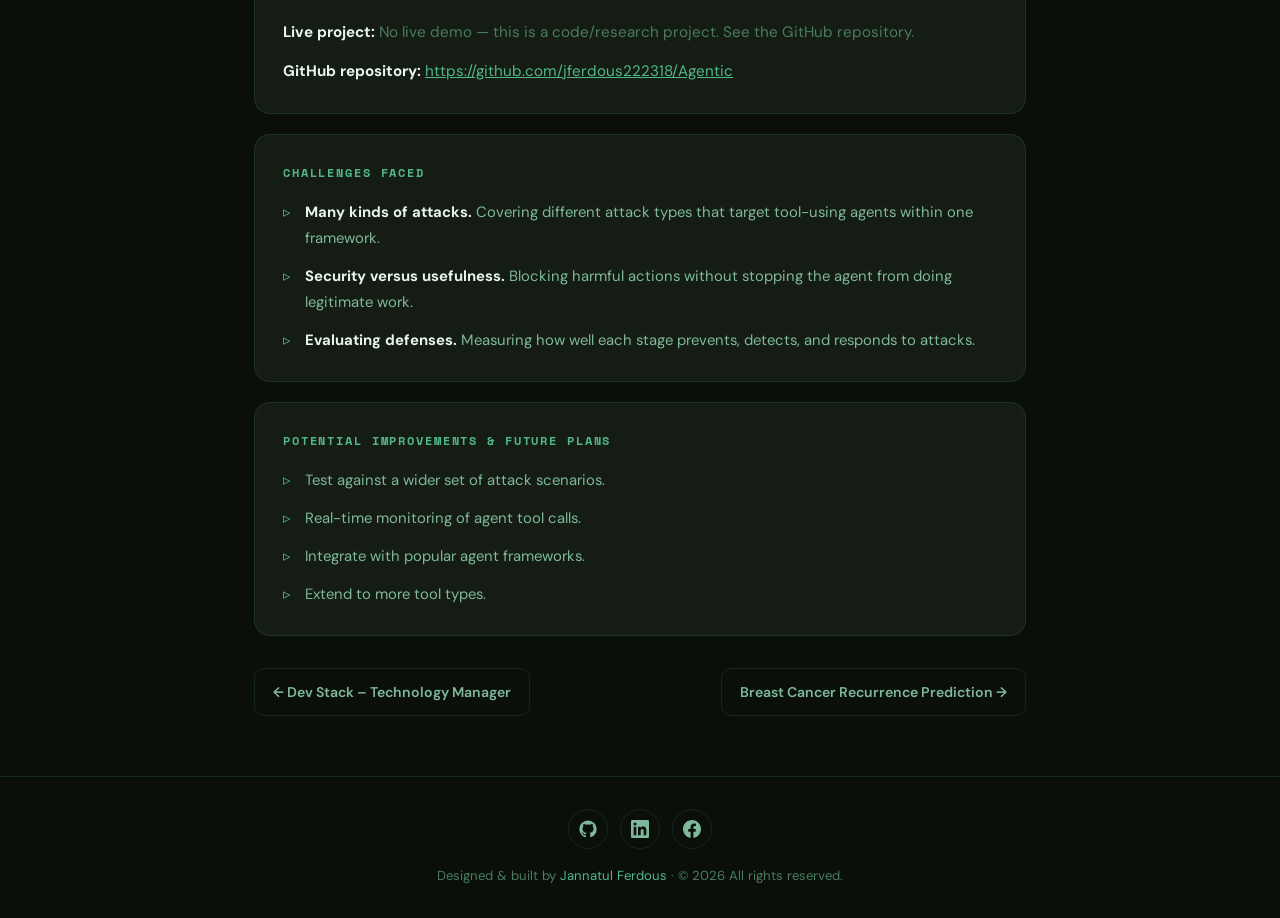
<file: project-safe-agent.html>
<!DOCTYPE html>
<html lang="en">
<head>
<meta charset="UTF-8">
<meta name="viewport" content="width=device-width, initial-scale=1.0">
<title>SAFE-Agent – Securing Tool-Using LLM Agents — Jannatul Ferdous</title>
<meta name="description" content="A Prevention–Detection–Response framework for protecting tool-using LLM agents from security attacks.">
<link href="https://fonts.googleapis.com/css2?family=Playfair+Display:wght@700;900&family=DM+Sans:wght@300;400;500;600&family=Space+Mono:wght@400;700&display=swap" rel="stylesheet">
<link rel="stylesheet" href="project.css">
</head>
<body>
<nav>
  <a class="nav-logo" href="index.html">JF<span>.</span></a>
  <ul class="nav-links">
    <li><a href="index.html">Home</a></li>
    <li><a href="index.html#projects">Projects</a></li>
    <li><a href="index.html#contact">Contact</a></li>
  </ul>
</nav>

<main class="pd">
  <a class="back" href="index.html#projects">← Back to Projects</a>
  <header class="pd-head">
    <span class="pd-type">Research</span>
    <h1>SAFE-Agent – Securing Tool-Using LLM Agents</h1>
    <p class="pd-lead">A Prevention–Detection–Response framework for protecting tool-using LLM agents from security attacks.</p>
    <div class="pd-btns"><a class="btn-outline" href="https://github.com/jferdous222318/Agentic" target="_blank" rel="noopener noreferrer"><svg viewBox="0 0 24 24" fill="currentColor" aria-hidden="true"><path d="M12 .5C5.65.5.5 5.65.5 12c0 5.08 3.29 9.39 7.86 10.91.58.1.79-.25.79-.56v-2c-3.2.7-3.88-1.54-3.88-1.54-.52-1.33-1.28-1.69-1.28-1.69-1.05-.72.08-.7.08-.7 1.16.08 1.77 1.19 1.77 1.19 1.03 1.77 2.7 1.26 3.36.96.1-.75.4-1.26.73-1.55-2.55-.29-5.24-1.28-5.24-5.69 0-1.26.45-2.29 1.19-3.1-.12-.29-.52-1.46.11-3.05 0 0 .97-.31 3.18 1.18a11 11 0 0 1 5.79 0c2.2-1.49 3.17-1.18 3.17-1.18.63 1.59.23 2.76.11 3.05.74.81 1.19 1.84 1.19 3.1 0 4.42-2.7 5.4-5.27 5.68.41.36.78 1.06.78 2.14v3.17c0 .31.21.67.8.56A11.5 11.5 0 0 0 23.5 12C23.5 5.65 18.35.5 12 .5z"/></svg> GitHub Repository</a></div>
  </header>

  <img class="pd-cover" src="image/projects/safe-agent.svg" alt="SAFE-Agent – LLM Agent Security preview">

  <section class="pd-card">
    <h2>Brief Description</h2>
    <p>SAFE-Agent is a research project on &quot;A Prevention–Detection–Response Framework for Securing Tool-Using LLM Agents.&quot; It looks at security risks that appear when language-model agents use external tools, and organizes the defense into three stages: prevention, detection, and response.</p>
  </section>

  <section class="pd-card">
    <h2>Main Technology Stack</h2>
    <div class="tech-tags"><span>Python</span><span>LLM Agents</span></div>
  </section>

  <section class="pd-card">
    <h2>Key Features</h2>
    <ul class="pd-list"><li>A three-stage security framework: Prevention, Detection, and Response.</li><li>Focus on security risks of agents that call external tools.</li><li>Aims to improve the reliability of agents that interact with tools.</li></ul>
  </section>

  <section class="pd-card">
    <h2>Project Links</h2>
    <p><strong>Live project:</strong> <span class="muted">No live demo — this is a code/research project. See the GitHub repository.</span></p>
    <p><strong>GitHub repository:</strong> <a href="https://github.com/jferdous222318/Agentic" target="_blank" rel="noopener noreferrer">https://github.com/jferdous222318/Agentic</a></p>
  </section>

  <section class="pd-card">
    <h2>Challenges Faced</h2>
    <ul class="pd-list"><li><strong>Many kinds of attacks.</strong> Covering different attack types that target tool-using agents within one framework.</li><li><strong>Security versus usefulness.</strong> Blocking harmful actions without stopping the agent from doing legitimate work.</li><li><strong>Evaluating defenses.</strong> Measuring how well each stage prevents, detects, and responds to attacks.</li></ul>
  </section>

  <section class="pd-card">
    <h2>Potential Improvements &amp; Future Plans</h2>
    <ul class="pd-list"><li>Test against a wider set of attack scenarios.</li><li>Real-time monitoring of agent tool calls.</li><li>Integrate with popular agent frameworks.</li><li>Extend to more tool types.</li></ul>
  </section>

  <div class="pd-pager">
    <a href="project-devstack.html">← Dev Stack – Technology Manager</a>
    <a href="project-breast-cancer-recurrence.html">Breast Cancer Recurrence Prediction →</a>
  </div>
</main>

<footer>
  <div class="footer-social">
      <a href="https://github.com/jferdous222318" target="_blank" rel="noopener noreferrer" class="social-icon" aria-label="GitHub" title="GitHub"><svg viewBox="0 0 24 24" fill="currentColor" aria-hidden="true"><path d="M12 .5C5.65.5.5 5.65.5 12c0 5.08 3.29 9.39 7.86 10.91.58.1.79-.25.79-.56v-2c-3.2.7-3.88-1.54-3.88-1.54-.52-1.33-1.28-1.69-1.28-1.69-1.05-.72.08-.7.08-.7 1.16.08 1.77 1.19 1.77 1.19 1.03 1.77 2.7 1.26 3.36.96.1-.75.4-1.26.73-1.55-2.55-.29-5.24-1.28-5.24-5.69 0-1.26.45-2.29 1.19-3.1-.12-.29-.52-1.46.11-3.05 0 0 .97-.31 3.18 1.18a11 11 0 0 1 5.79 0c2.2-1.49 3.17-1.18 3.17-1.18.63 1.59.23 2.76.11 3.05.74.81 1.19 1.84 1.19 3.1 0 4.42-2.7 5.4-5.27 5.68.41.36.78 1.06.78 2.14v3.17c0 .31.21.67.8.56A11.5 11.5 0 0 0 23.5 12C23.5 5.65 18.35.5 12 .5z"/></svg></a>
      <a href="https://linkedin.com/in/jannatul-ferdous-hrituritu-44748b44b" target="_blank" rel="noopener noreferrer" class="social-icon" aria-label="LinkedIn" title="LinkedIn"><svg viewBox="0 0 24 24" fill="currentColor" aria-hidden="true"><path d="M20.45 20.45h-3.56v-5.57c0-1.33-.03-3.04-1.85-3.04-1.86 0-2.14 1.45-2.14 2.94v5.67H9.35V9h3.41v1.56h.05c.48-.9 1.64-1.85 3.37-1.85 3.6 0 4.27 2.37 4.27 5.45v6.29zM5.34 7.43a2.06 2.06 0 1 1 0-4.12 2.06 2.06 0 0 1 0 4.12zM7.12 20.45H3.56V9h3.56v11.45zM22.22 0H1.77C.79 0 0 .77 0 1.73v20.54C0 23.23.79 24 1.77 24h20.45c.98 0 1.78-.77 1.78-1.73V1.73C24 .77 23.2 0 22.22 0z"/></svg></a>
      <a href="https://www.facebook.com/jannatul.ferdoushritu.9" target="_blank" rel="noopener noreferrer" class="social-icon" aria-label="Facebook" title="Facebook"><svg viewBox="0 0 24 24" fill="currentColor" aria-hidden="true"><path d="M24 12.07C24 5.4 18.63 0 12 0S0 5.4 0 12.07C0 18.1 4.39 23.1 10.13 24v-8.44H7.08v-3.49h3.05V9.41c0-3.02 1.79-4.69 4.53-4.69 1.31 0 2.69.24 2.69.24v2.97h-1.51c-1.49 0-1.96.93-1.96 1.88v2.26h3.33l-.53 3.49h-2.8V24C19.61 23.1 24 18.1 24 12.07z"/></svg></a>
    </div>
  <p>Designed &amp; built by <span>Jannatul Ferdous</span> · © 2026 All rights reserved.</p>
</footer>
</body>
</html>
</file>
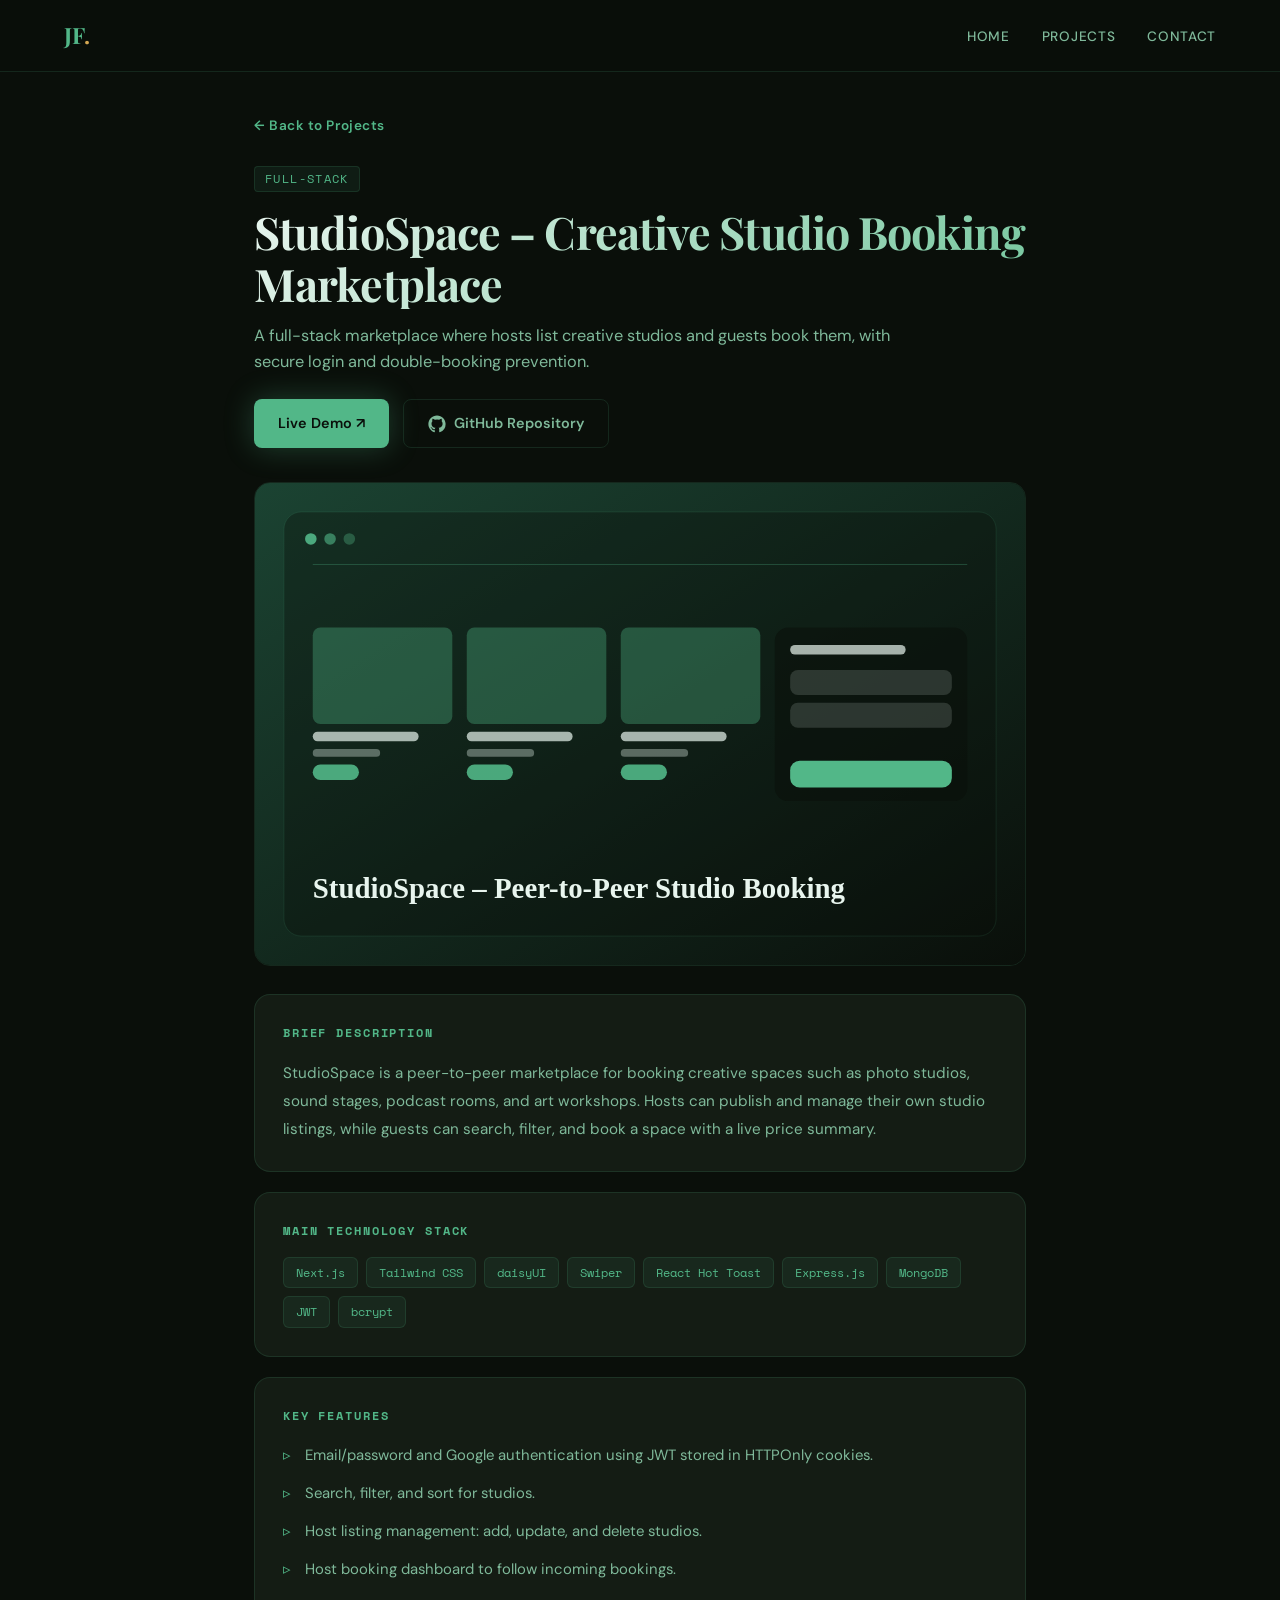
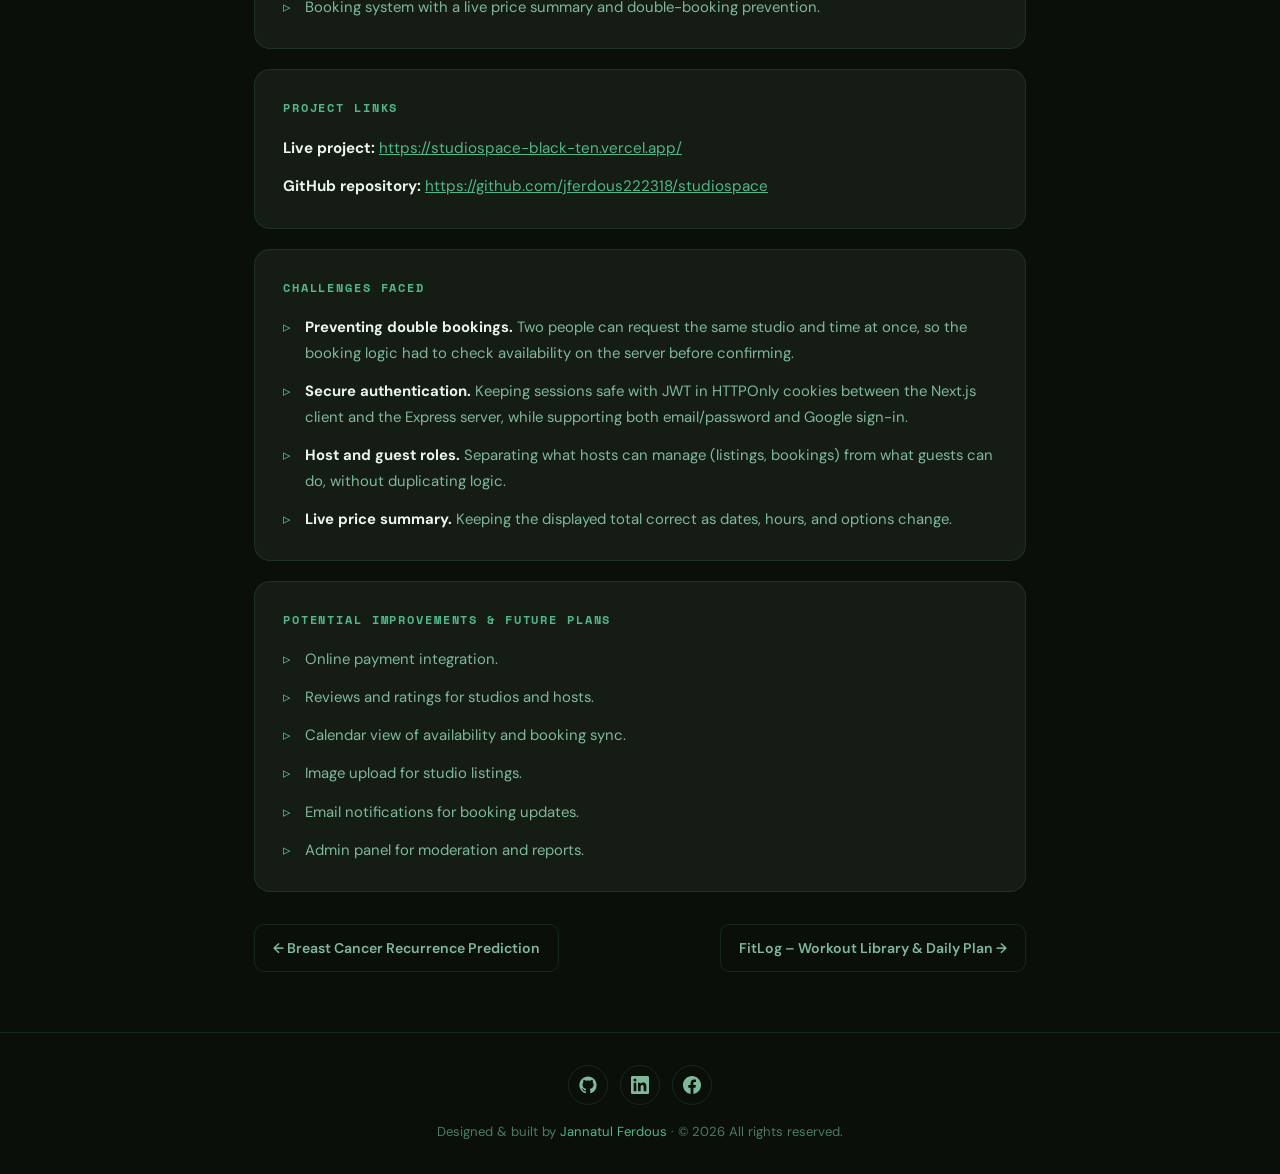
<file: project-studiospace.html>
<!DOCTYPE html>
<html lang="en">
<head>
<meta charset="UTF-8">
<meta name="viewport" content="width=device-width, initial-scale=1.0">
<title>StudioSpace – Creative Studio Booking Marketplace — Jannatul Ferdous</title>
<meta name="description" content="A full-stack marketplace where hosts list creative studios and guests book them, with secure login and double-booking prevention.">
<link href="https://fonts.googleapis.com/css2?family=Playfair+Display:wght@700;900&family=DM+Sans:wght@300;400;500;600&family=Space+Mono:wght@400;700&display=swap" rel="stylesheet">
<link rel="stylesheet" href="project.css">
</head>
<body>
<nav>
  <a class="nav-logo" href="index.html">JF<span>.</span></a>
  <ul class="nav-links">
    <li><a href="index.html">Home</a></li>
    <li><a href="index.html#projects">Projects</a></li>
    <li><a href="index.html#contact">Contact</a></li>
  </ul>
</nav>

<main class="pd">
  <a class="back" href="index.html#projects">← Back to Projects</a>
  <header class="pd-head">
    <span class="pd-type">Full-Stack</span>
    <h1>StudioSpace – Creative Studio Booking Marketplace</h1>
    <p class="pd-lead">A full-stack marketplace where hosts list creative studios and guests book them, with secure login and double-booking prevention.</p>
    <div class="pd-btns"><a class="btn-primary" href="https://studiospace-black-ten.vercel.app/" target="_blank" rel="noopener noreferrer">Live Demo ↗</a><a class="btn-outline" href="https://github.com/jferdous222318/studiospace" target="_blank" rel="noopener noreferrer"><svg viewBox="0 0 24 24" fill="currentColor" aria-hidden="true"><path d="M12 .5C5.65.5.5 5.65.5 12c0 5.08 3.29 9.39 7.86 10.91.58.1.79-.25.79-.56v-2c-3.2.7-3.88-1.54-3.88-1.54-.52-1.33-1.28-1.69-1.28-1.69-1.05-.72.08-.7.08-.7 1.16.08 1.77 1.19 1.77 1.19 1.03 1.77 2.7 1.26 3.36.96.1-.75.4-1.26.73-1.55-2.55-.29-5.24-1.28-5.24-5.69 0-1.26.45-2.29 1.19-3.1-.12-.29-.52-1.46.11-3.05 0 0 .97-.31 3.18 1.18a11 11 0 0 1 5.79 0c2.2-1.49 3.17-1.18 3.17-1.18.63 1.59.23 2.76.11 3.05.74.81 1.19 1.84 1.19 3.1 0 4.42-2.7 5.4-5.27 5.68.41.36.78 1.06.78 2.14v3.17c0 .31.21.67.8.56A11.5 11.5 0 0 0 23.5 12C23.5 5.65 18.35.5 12 .5z"/></svg> GitHub Repository</a></div>
  </header>

  <img class="pd-cover" src="image/projects/studiospace.svg" alt="StudioSpace – Peer-to-Peer Studio Booking preview">

  <section class="pd-card">
    <h2>Brief Description</h2>
    <p>StudioSpace is a peer-to-peer marketplace for booking creative spaces such as photo studios, sound stages, podcast rooms, and art workshops. Hosts can publish and manage their own studio listings, while guests can search, filter, and book a space with a live price summary.</p>
  </section>

  <section class="pd-card">
    <h2>Main Technology Stack</h2>
    <div class="tech-tags"><span>Next.js</span><span>Tailwind CSS</span><span>daisyUI</span><span>Swiper</span><span>React Hot Toast</span><span>Express.js</span><span>MongoDB</span><span>JWT</span><span>bcrypt</span></div>
  </section>

  <section class="pd-card">
    <h2>Key Features</h2>
    <ul class="pd-list"><li>Email/password and Google authentication using JWT stored in HTTPOnly cookies.</li><li>Search, filter, and sort for studios.</li><li>Host listing management: add, update, and delete studios.</li><li>Host booking dashboard to follow incoming bookings.</li><li>Booking system with a live price summary and double-booking prevention.</li></ul>
  </section>

  <section class="pd-card">
    <h2>Project Links</h2>
    <p><strong>Live project:</strong> <a href="https://studiospace-black-ten.vercel.app/" target="_blank" rel="noopener noreferrer">https://studiospace-black-ten.vercel.app/</a></p>
    <p><strong>GitHub repository:</strong> <a href="https://github.com/jferdous222318/studiospace" target="_blank" rel="noopener noreferrer">https://github.com/jferdous222318/studiospace</a></p>
  </section>

  <section class="pd-card">
    <h2>Challenges Faced</h2>
    <ul class="pd-list"><li><strong>Preventing double bookings.</strong> Two people can request the same studio and time at once, so the booking logic had to check availability on the server before confirming.</li><li><strong>Secure authentication.</strong> Keeping sessions safe with JWT in HTTPOnly cookies between the Next.js client and the Express server, while supporting both email/password and Google sign-in.</li><li><strong>Host and guest roles.</strong> Separating what hosts can manage (listings, bookings) from what guests can do, without duplicating logic.</li><li><strong>Live price summary.</strong> Keeping the displayed total correct as dates, hours, and options change.</li></ul>
  </section>

  <section class="pd-card">
    <h2>Potential Improvements &amp; Future Plans</h2>
    <ul class="pd-list"><li>Online payment integration.</li><li>Reviews and ratings for studios and hosts.</li><li>Calendar view of availability and booking sync.</li><li>Image upload for studio listings.</li><li>Email notifications for booking updates.</li><li>Admin panel for moderation and reports.</li></ul>
  </section>

  <div class="pd-pager">
    <a href="project-breast-cancer-recurrence.html">← Breast Cancer Recurrence Prediction</a>
    <a href="project-fitlog.html">FitLog – Workout Library &amp; Daily Plan →</a>
  </div>
</main>

<footer>
  <div class="footer-social">
      <a href="https://github.com/jferdous222318" target="_blank" rel="noopener noreferrer" class="social-icon" aria-label="GitHub" title="GitHub"><svg viewBox="0 0 24 24" fill="currentColor" aria-hidden="true"><path d="M12 .5C5.65.5.5 5.65.5 12c0 5.08 3.29 9.39 7.86 10.91.58.1.79-.25.79-.56v-2c-3.2.7-3.88-1.54-3.88-1.54-.52-1.33-1.28-1.69-1.28-1.69-1.05-.72.08-.7.08-.7 1.16.08 1.77 1.19 1.77 1.19 1.03 1.77 2.7 1.26 3.36.96.1-.75.4-1.26.73-1.55-2.55-.29-5.24-1.28-5.24-5.69 0-1.26.45-2.29 1.19-3.1-.12-.29-.52-1.46.11-3.05 0 0 .97-.31 3.18 1.18a11 11 0 0 1 5.79 0c2.2-1.49 3.17-1.18 3.17-1.18.63 1.59.23 2.76.11 3.05.74.81 1.19 1.84 1.19 3.1 0 4.42-2.7 5.4-5.27 5.68.41.36.78 1.06.78 2.14v3.17c0 .31.21.67.8.56A11.5 11.5 0 0 0 23.5 12C23.5 5.65 18.35.5 12 .5z"/></svg></a>
      <a href="https://linkedin.com/in/jannatul-ferdous-hrituritu-44748b44b" target="_blank" rel="noopener noreferrer" class="social-icon" aria-label="LinkedIn" title="LinkedIn"><svg viewBox="0 0 24 24" fill="currentColor" aria-hidden="true"><path d="M20.45 20.45h-3.56v-5.57c0-1.33-.03-3.04-1.85-3.04-1.86 0-2.14 1.45-2.14 2.94v5.67H9.35V9h3.41v1.56h.05c.48-.9 1.64-1.85 3.37-1.85 3.6 0 4.27 2.37 4.27 5.45v6.29zM5.34 7.43a2.06 2.06 0 1 1 0-4.12 2.06 2.06 0 0 1 0 4.12zM7.12 20.45H3.56V9h3.56v11.45zM22.22 0H1.77C.79 0 0 .77 0 1.73v20.54C0 23.23.79 24 1.77 24h20.45c.98 0 1.78-.77 1.78-1.73V1.73C24 .77 23.2 0 22.22 0z"/></svg></a>
      <a href="https://www.facebook.com/jannatul.ferdoushritu.9" target="_blank" rel="noopener noreferrer" class="social-icon" aria-label="Facebook" title="Facebook"><svg viewBox="0 0 24 24" fill="currentColor" aria-hidden="true"><path d="M24 12.07C24 5.4 18.63 0 12 0S0 5.4 0 12.07C0 18.1 4.39 23.1 10.13 24v-8.44H7.08v-3.49h3.05V9.41c0-3.02 1.79-4.69 4.53-4.69 1.31 0 2.69.24 2.69.24v2.97h-1.51c-1.49 0-1.96.93-1.96 1.88v2.26h3.33l-.53 3.49h-2.8V24C19.61 23.1 24 18.1 24 12.07z"/></svg></a>
    </div>
  <p>Designed &amp; built by <span>Jannatul Ferdous</span> · © 2026 All rights reserved.</p>
</footer>
</body>
</html>
</file>
<file: project.css>
/* Shared styles for the project detail pages */
:root{--bg:#0a0f0a;--surface:#111711;--card:#141c14;--green:#2d6a4f;--green-bright:#52b788;--green-glow:#74c69d;--gold:#d4a853;--text:#e8f5ee;--muted:#7fb99a;--dim:#4a7c5e;--border:rgba(82,183,136,0.15);--nav-h:72px}
*,*::before,*::after{margin:0;padding:0;box-sizing:border-box}
html{scroll-behavior:smooth}
body{background:var(--bg);color:var(--text);font-family:'DM Sans',sans-serif;overflow-x:hidden;line-height:1.6}
a{color:var(--green-bright)}
nav{position:fixed;top:0;left:0;right:0;height:var(--nav-h);display:flex;align-items:center;justify-content:space-between;padding:0 5%;z-index:100;backdrop-filter:blur(20px);background:rgba(10,15,10,0.92);border-bottom:1px solid var(--border)}
.nav-logo{font-family:'Playfair Display',serif;font-size:1.4rem;font-weight:700;color:var(--green-bright);text-decoration:none}
.nav-logo span{color:var(--gold)}
.nav-links{display:flex;gap:2rem;list-style:none}
.nav-links a{color:var(--muted);text-decoration:none;font-size:.85rem;font-weight:500;letter-spacing:.05em;text-transform:uppercase;transition:color .3s}
.nav-links a:hover{color:var(--green-bright)}
.pd{max-width:900px;margin:0 auto;padding:calc(var(--nav-h) + 40px) 5% 60px}
.back{display:inline-block;margin-bottom:28px;font-size:.85rem;font-weight:600;text-decoration:none;letter-spacing:.04em}
.back:hover{color:var(--green-glow)}
.pd-type{display:inline-block;font-family:'Space Mono',monospace;font-size:.72rem;letter-spacing:.12em;text-transform:uppercase;color:var(--green-bright);border:1px solid var(--border);background:rgba(82,183,136,.08);border-radius:4px;padding:3px 10px;margin-bottom:14px}
.pd-head h1{font-family:'Playfair Display',serif;font-size:clamp(1.8rem,4.5vw,2.8rem);line-height:1.15;letter-spacing:-.02em;margin-bottom:14px;background:linear-gradient(135deg,var(--text),var(--green-glow));-webkit-background-clip:text;background-clip:text;-webkit-text-fill-color:transparent}
.pd-lead{color:var(--muted);font-size:1.02rem;max-width:680px;margin-bottom:24px}
.pd-btns{display:flex;flex-wrap:wrap;gap:14px;margin-bottom:34px}
.btn-primary,.btn-outline{display:inline-flex;align-items:center;gap:8px;padding:12px 24px;border-radius:8px;font-weight:600;font-size:.9rem;text-decoration:none;transition:all .3s}
.btn-primary{background:var(--green-bright);color:var(--bg);box-shadow:0 0 30px rgba(82,183,136,.3)}
.btn-primary:hover{background:var(--green-glow);transform:translateY(-2px)}
.btn-outline{border:1px solid var(--border);color:var(--muted)}
.btn-outline:hover{border-color:var(--green-bright);color:var(--green-bright);transform:translateY(-2px)}
.btn-outline svg{width:18px;height:18px}
.pd-cover{width:100%;height:auto;border-radius:16px;border:1px solid var(--border);display:block;margin-bottom:28px}
.pd-card{background:var(--card);border:1px solid var(--border);border-radius:16px;padding:28px;margin-bottom:20px}
.pd-card h2{font-family:'Space Mono',monospace;font-size:.78rem;color:var(--green-bright);letter-spacing:.15em;text-transform:uppercase;margin-bottom:16px}
.pd-card p{color:var(--muted);font-size:.95rem;line-height:1.85;margin-bottom:10px;word-break:break-word}
.pd-card p:last-child{margin-bottom:0}
.pd-card strong{color:var(--text)}
.muted{color:var(--dim)}
.pd-list{list-style:none;display:grid;gap:12px}
.pd-list li{position:relative;padding-left:22px;color:var(--muted);font-size:.93rem;line-height:1.75}
.pd-list li::before{content:'▹';position:absolute;left:0;color:var(--green-bright)}
.pd-list strong{color:var(--text)}
.tech-tags{display:flex;flex-wrap:wrap;gap:8px}
.tech-tags span{font-family:'Space Mono',monospace;font-size:.76rem;color:var(--green-bright);background:rgba(82,183,136,.08);border:1px solid var(--border);border-radius:6px;padding:5px 12px}
.pd-pager{display:flex;justify-content:space-between;gap:16px;flex-wrap:wrap;margin-top:32px}
.pd-pager a{text-decoration:none;font-size:.88rem;font-weight:600;border:1px solid var(--border);border-radius:10px;padding:12px 18px;color:var(--muted);transition:all .3s}
.pd-pager a:hover{border-color:var(--green-bright);color:var(--green-bright)}
footer{border-top:1px solid var(--border);padding:32px 5%;text-align:center;font-size:.82rem;color:var(--dim)}
footer span{color:var(--green-bright)}
.footer-social{display:flex;justify-content:center;gap:12px;margin-bottom:16px}
.social-icon{width:40px;height:40px;border-radius:50%;border:1px solid var(--border);display:inline-flex;align-items:center;justify-content:center;color:var(--muted);transition:all .3s}
.social-icon svg{width:18px;height:18px}
.social-icon:hover{color:var(--green-bright);border-color:var(--green-bright);transform:translateY(-2px)}
@media(max-width:600px){.nav-links{gap:1.1rem}.nav-links a{font-size:.75rem}.pd-card{padding:22px}.pd-pager{flex-direction:column}.pd-pager a{text-align:center}}
</file>
